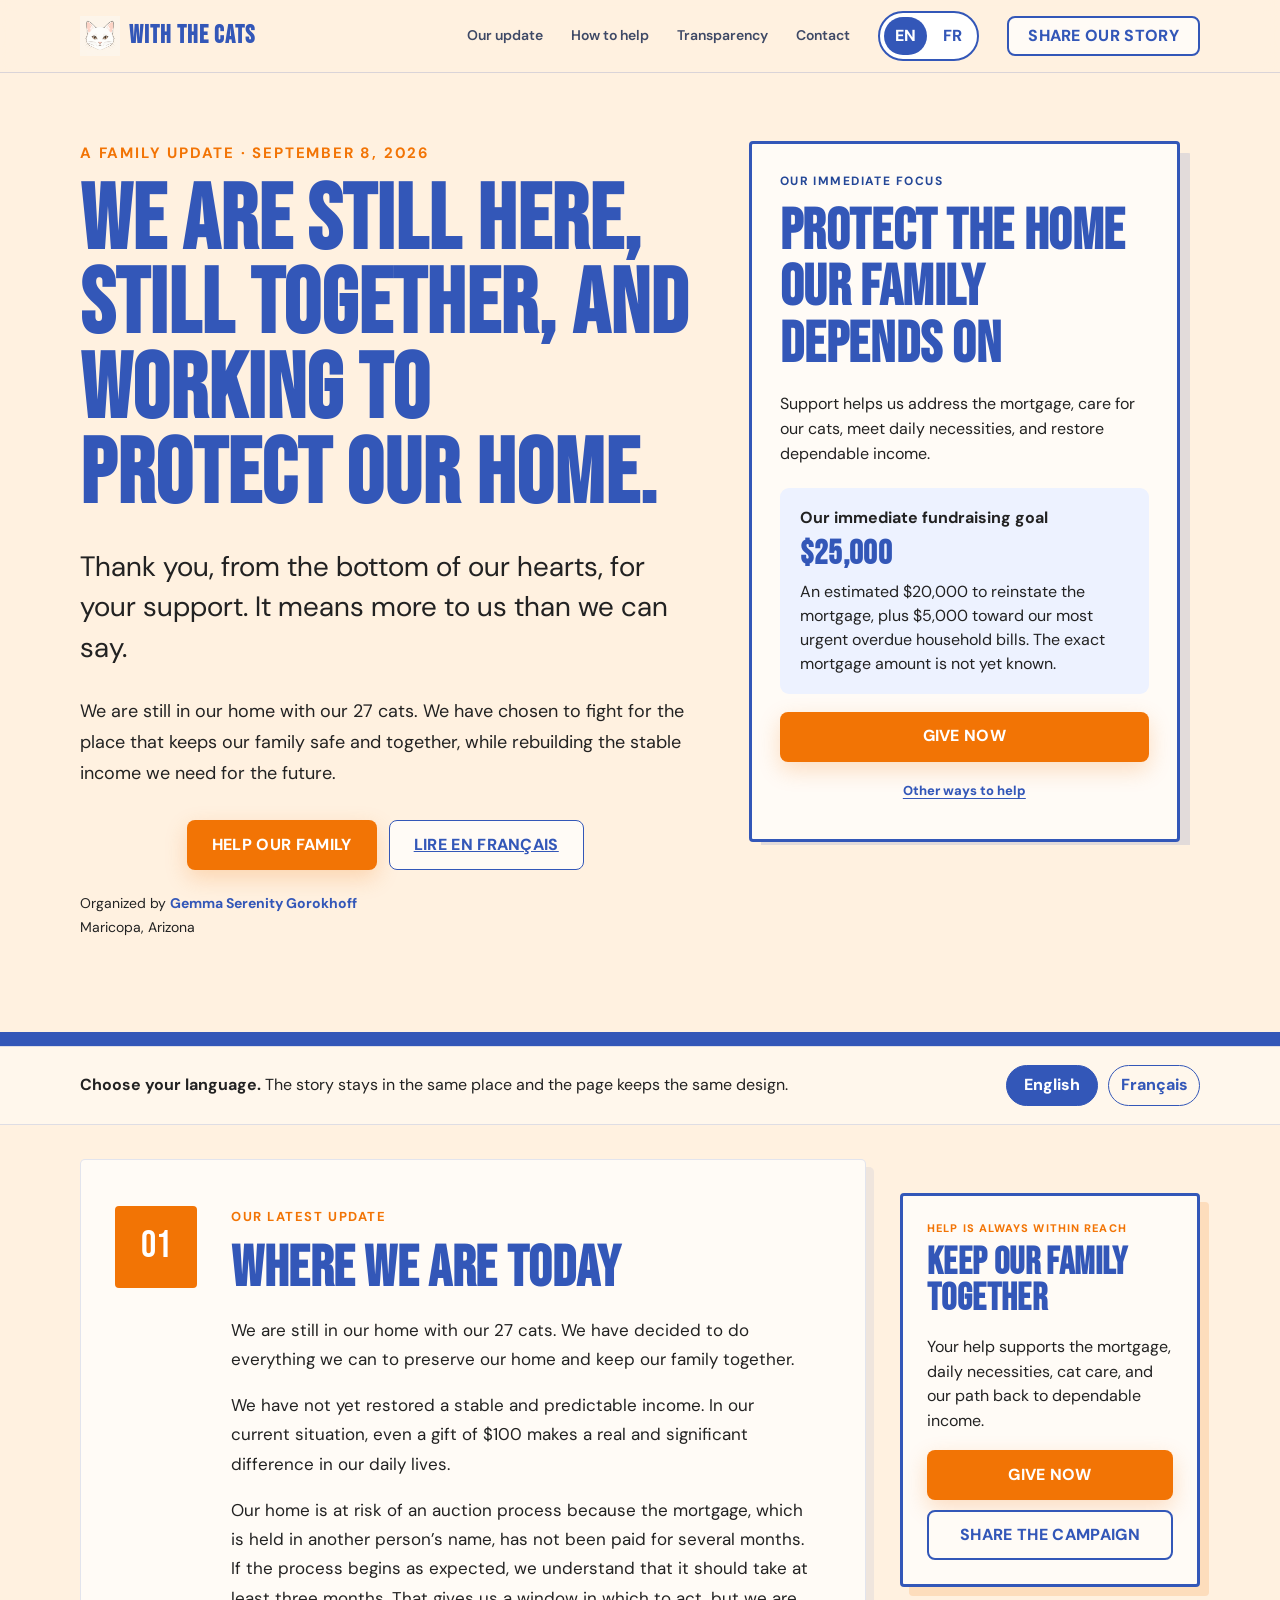
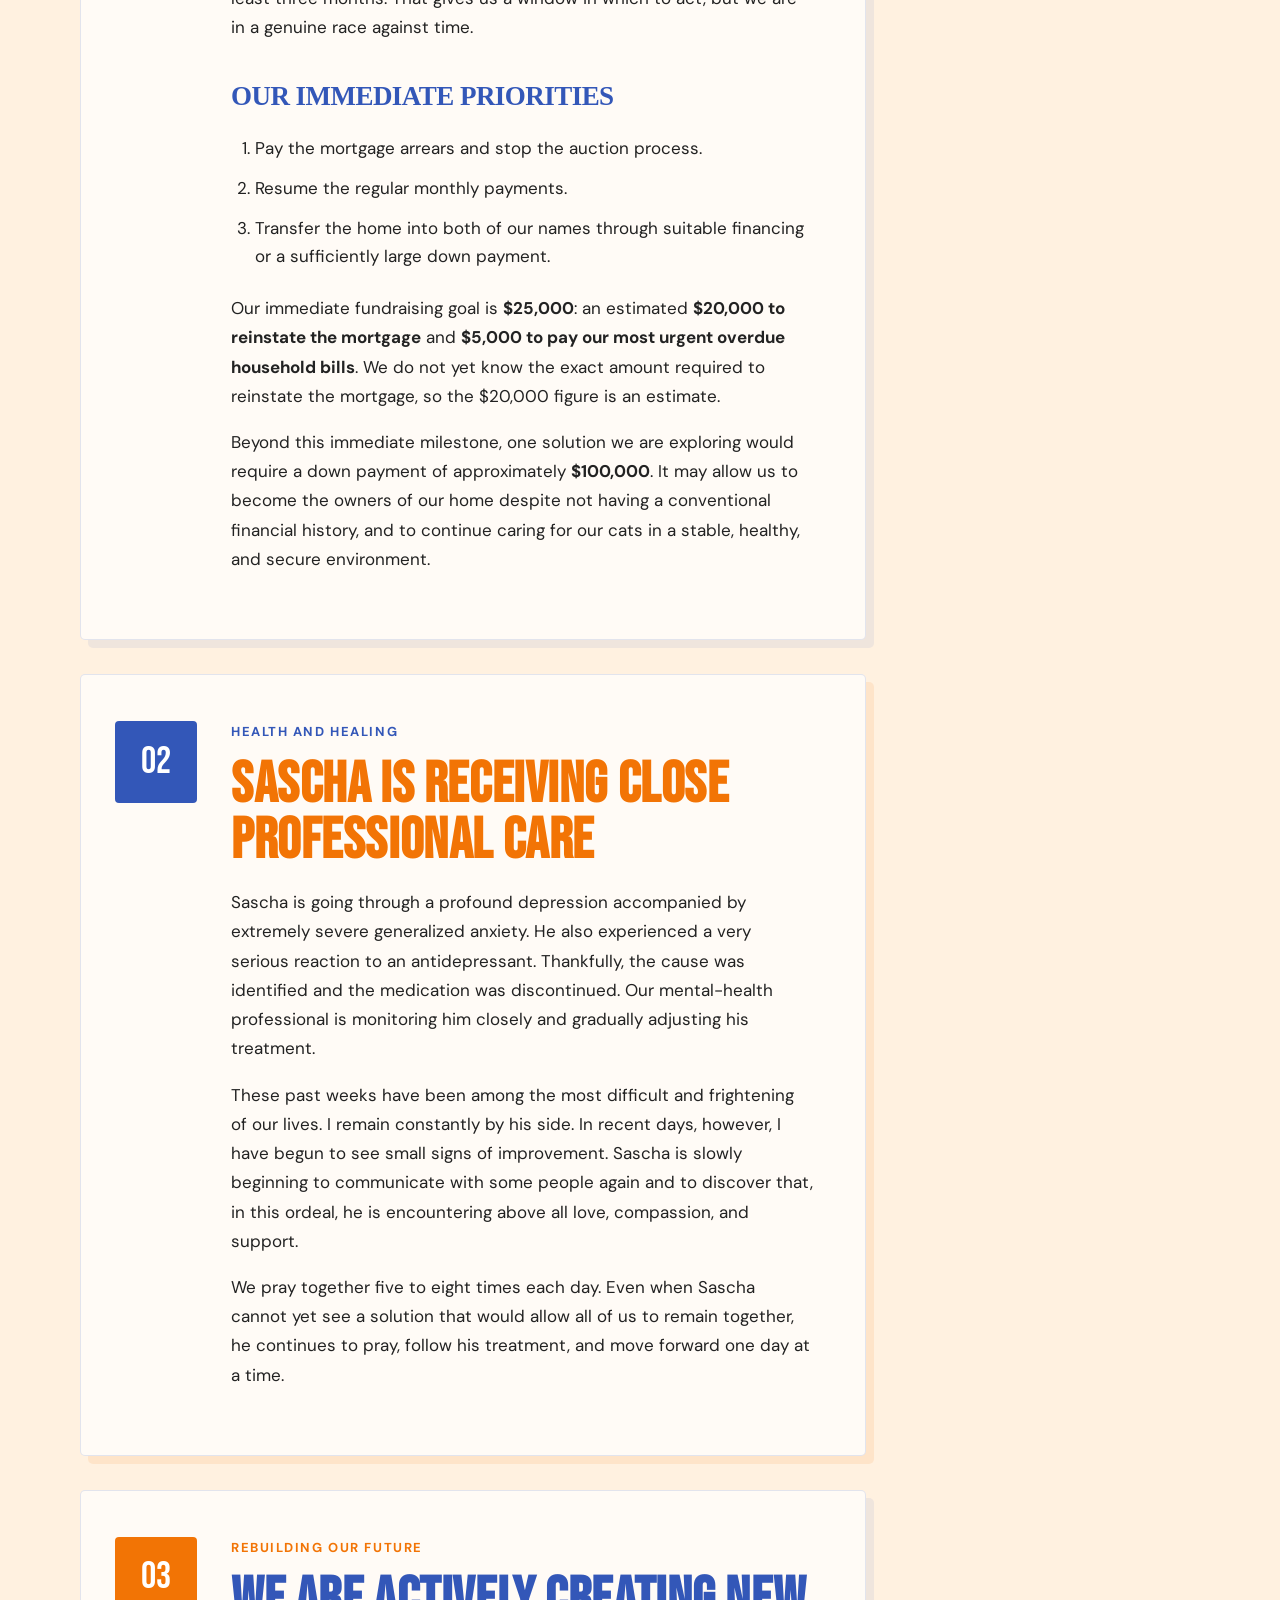
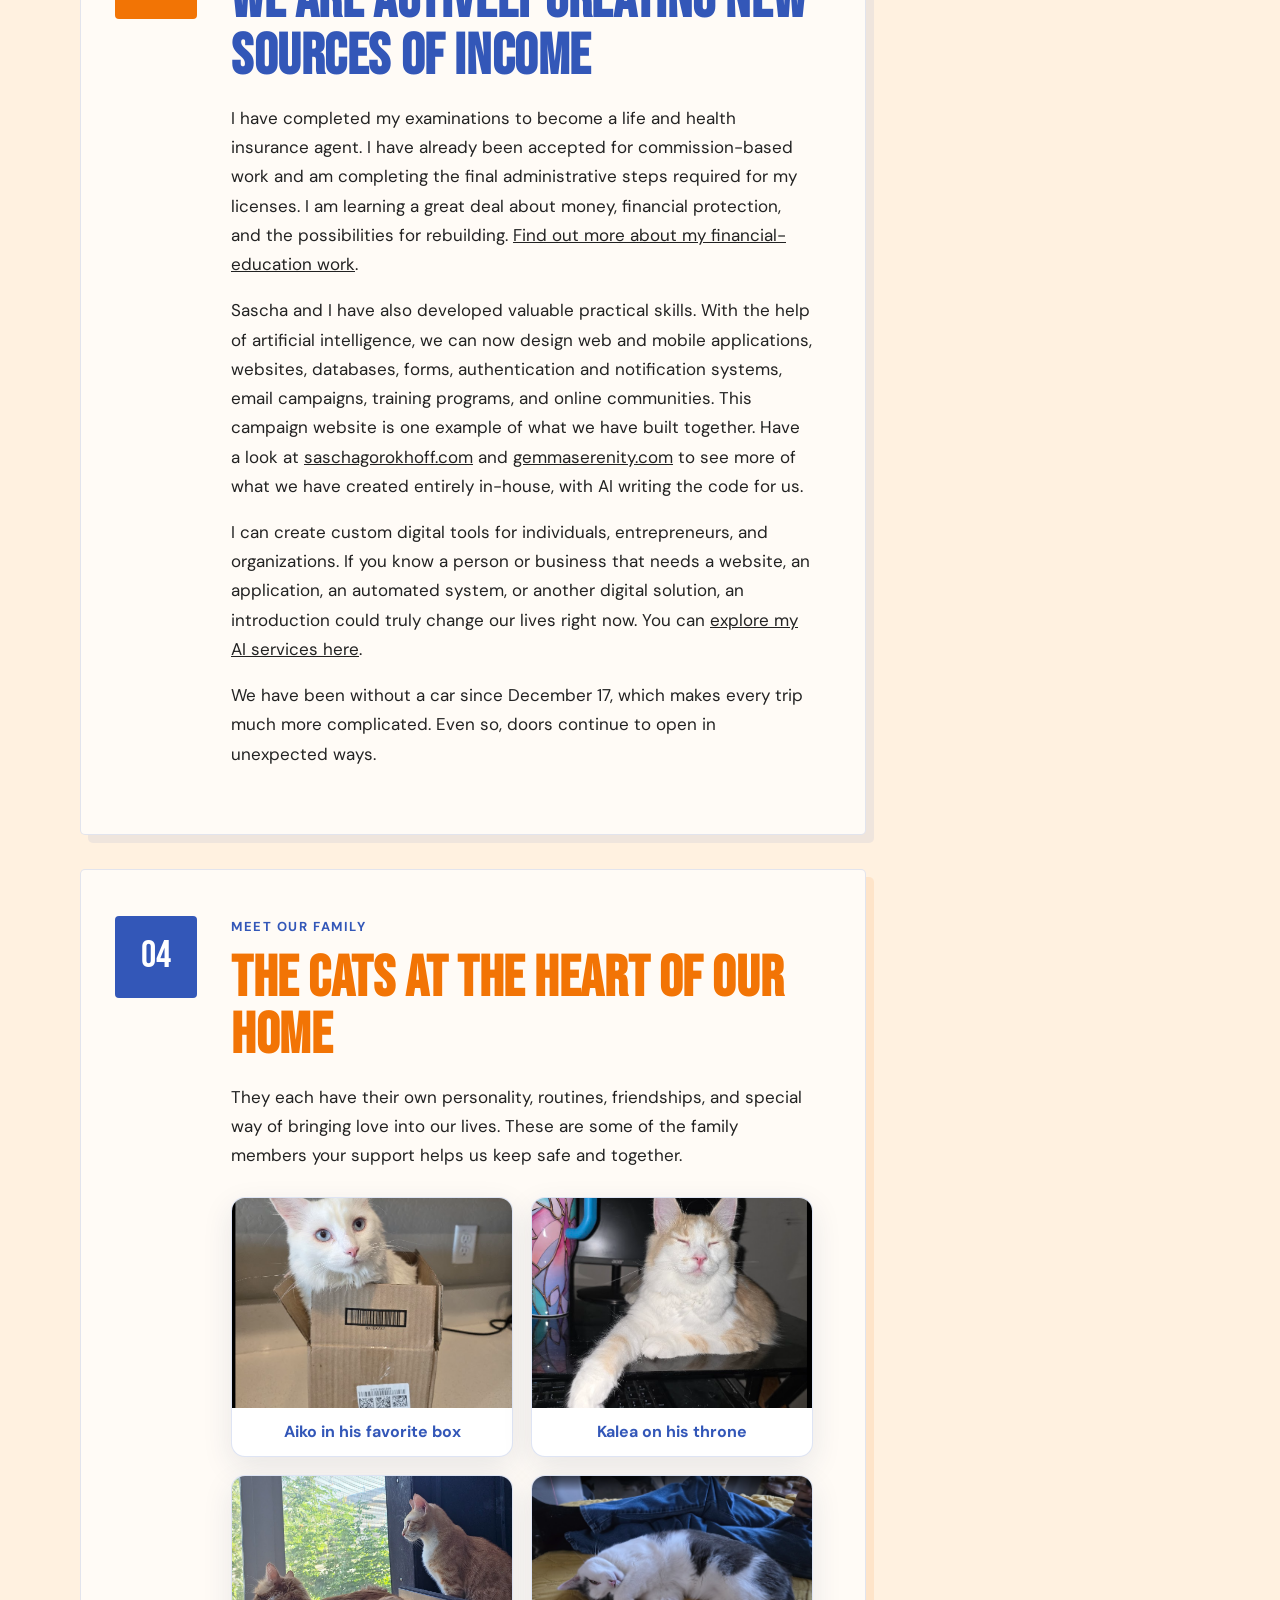
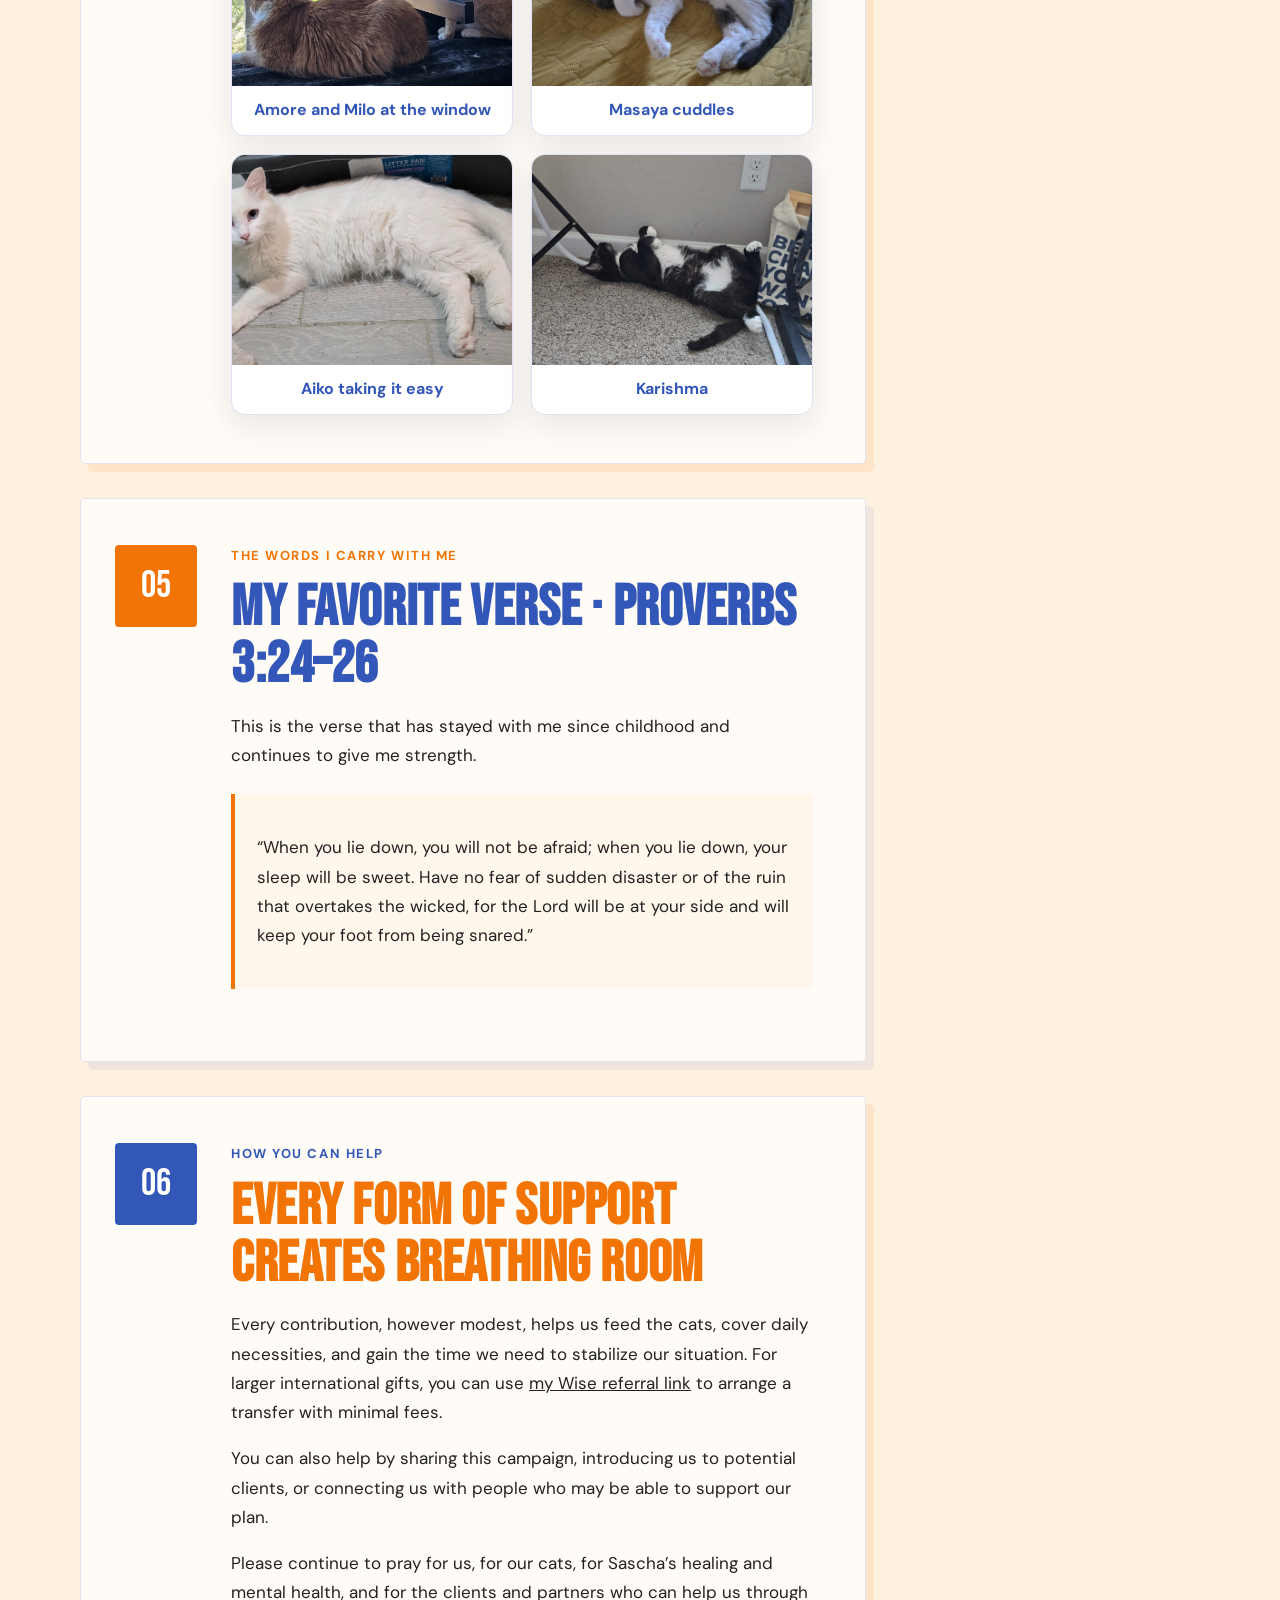
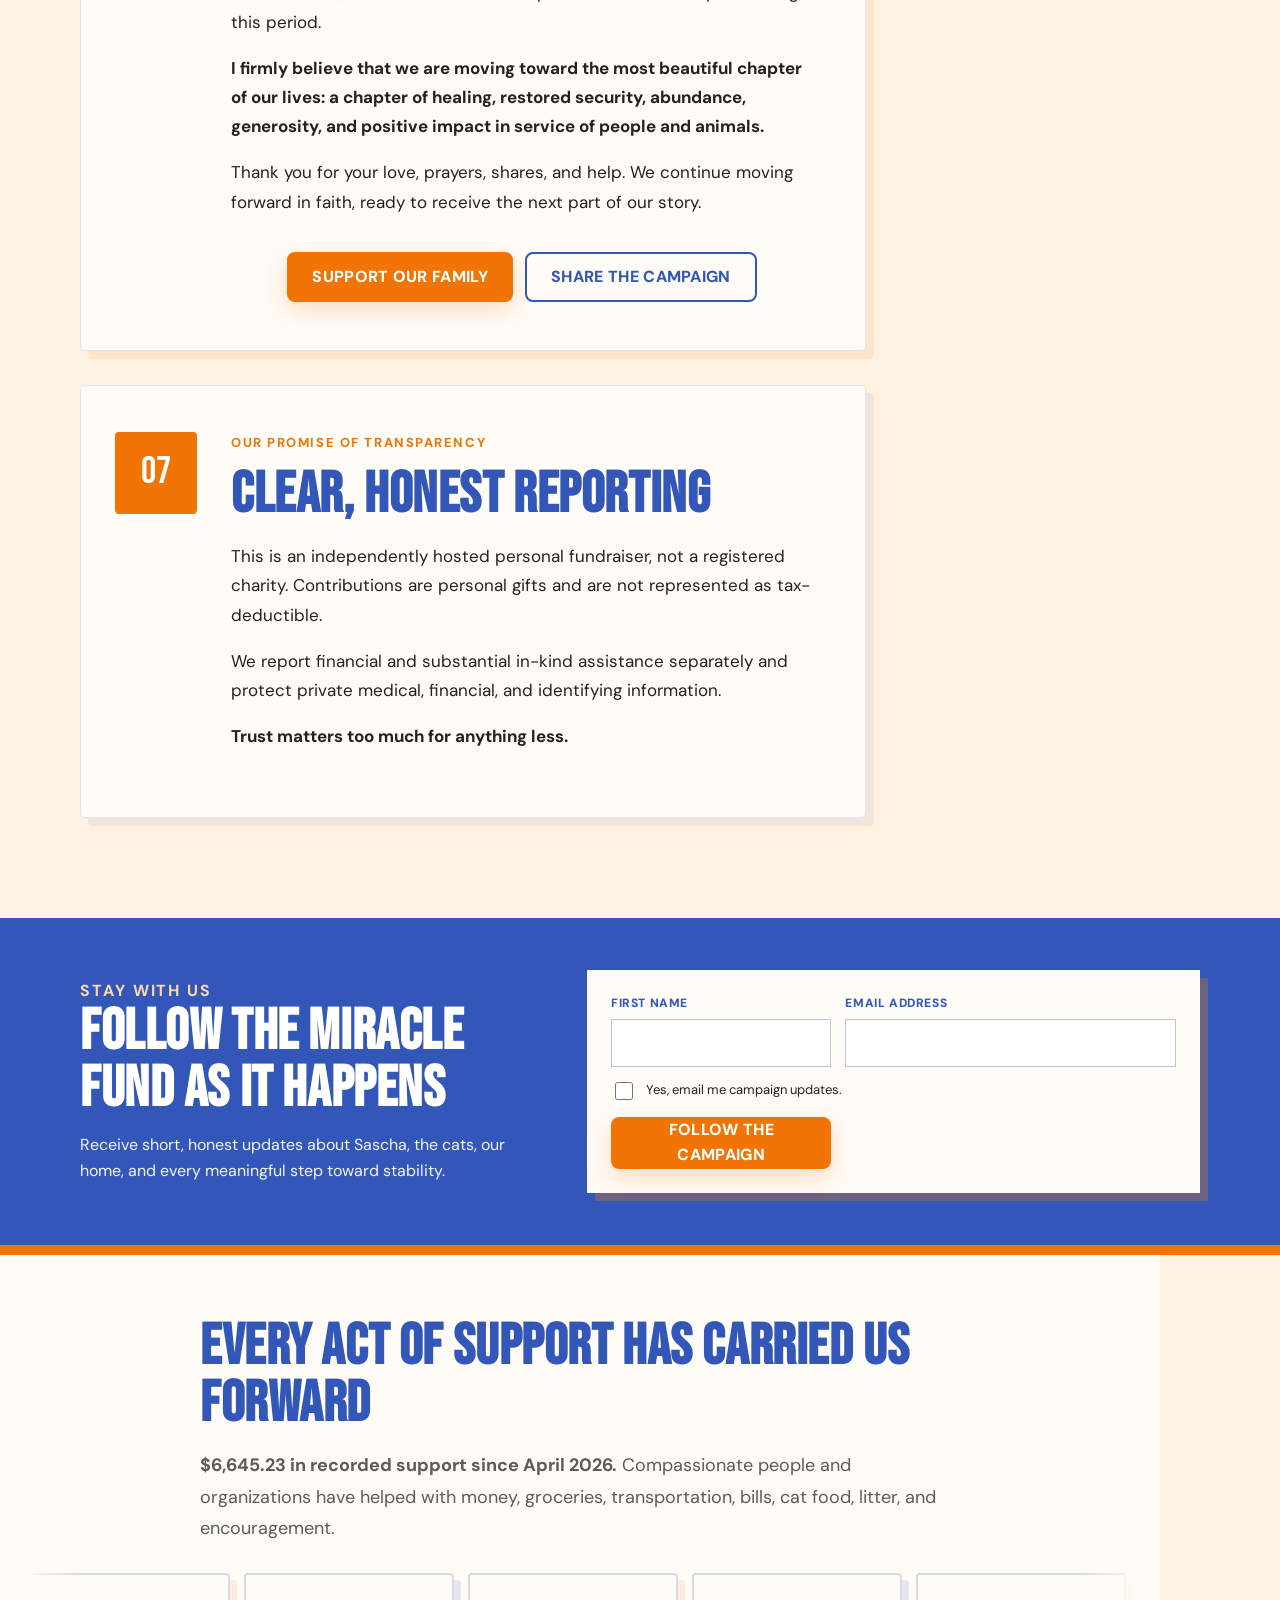
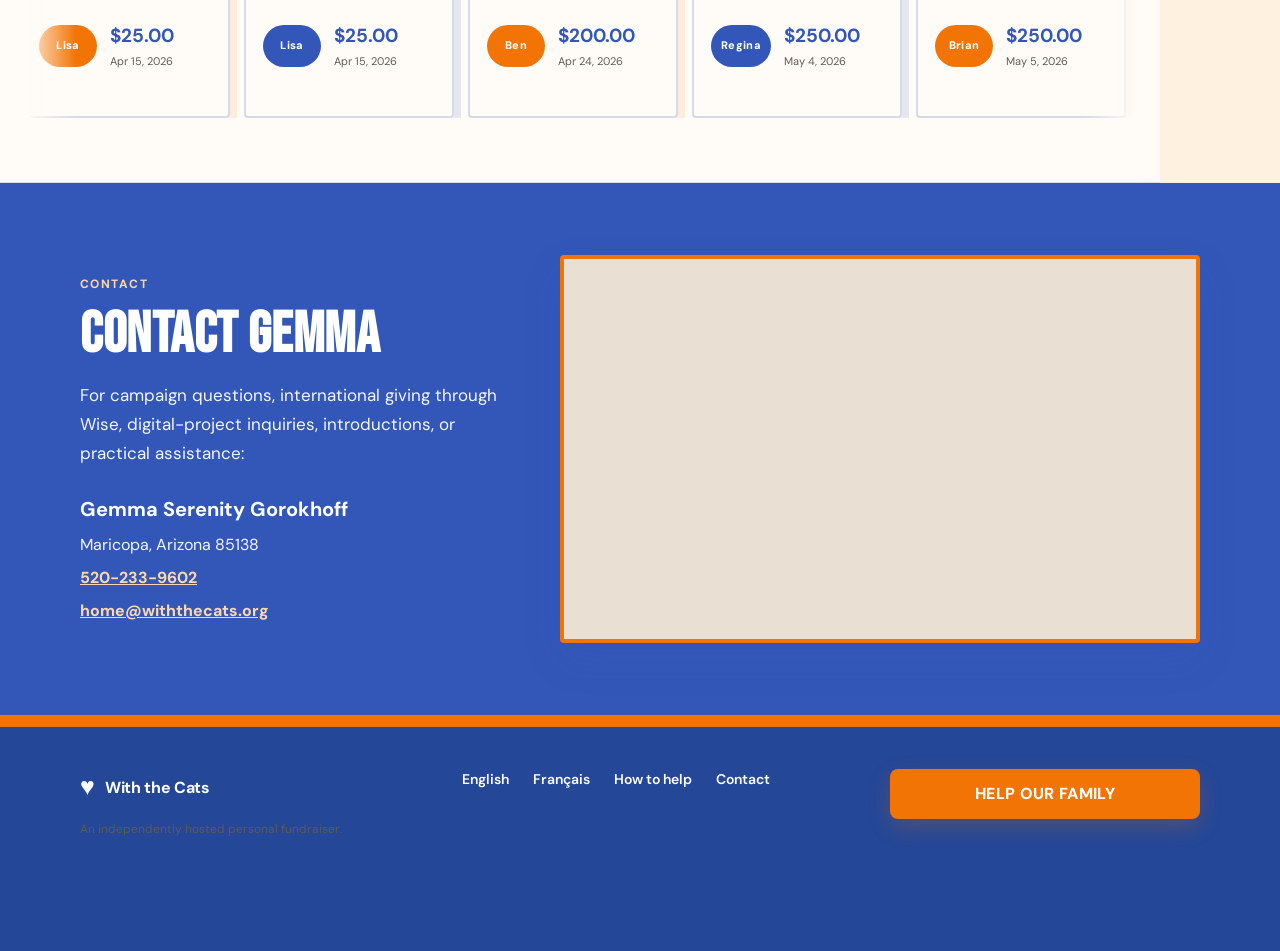
<file: index.html>
<!doctype html>
<html lang="en">
<head>
  <meta charset="utf-8"><meta name="viewport" content="width=device-width, initial-scale=1">
  <meta name="description" content="Help Gemma, Sascha, and their 27 cats protect their home, restore stability, and keep their family together.">
  <meta name="theme-color" content="#3357B8"><meta property="og:title" content="Help Us Protect Our Home and Keep Our Family Together"><meta property="og:description" content="We are still in our home with our 27 cats. Your support gives us time to address the mortgage, rebuild reliable income, and keep our family together."><meta property="og:type" content="website"><meta property="og:url" content="https://miraclefund.withthecats.org/"><meta property="og:image" content="https://miraclefund.withthecats.org/assets/Amore-Sascha-social.jpg"><meta name="twitter:card" content="summary_large_image"><meta name="twitter:title" content="Help Us Protect Our Home and Keep Our Family Together"><meta name="twitter:description" content="We are still in our home with our 27 cats. Please help us preserve it while we rebuild stability."><meta name="twitter:image" content="https://miraclefund.withthecats.org/assets/Amore-Sascha-social.jpg">
  <link rel="canonical" href="https://miraclefund.withthecats.org/"><link rel="icon" href="assets/withthecatsorg-icon.ico" sizes="any"><link rel="apple-touch-icon" href="assets/withthecats-icon192.png">
  <title>Help Us Protect Our Home | With the Cats</title>
  <link rel="preconnect" href="https://fonts.googleapis.com"><link rel="preconnect" href="https://fonts.gstatic.com" crossorigin><link href="https://fonts.googleapis.com/css2?family=Bebas+Neue&amp;family=DM+Sans:ital,wght@0,400;0,500;0,600;0,700;1,400;1,600&amp;display=swap" rel="stylesheet">
  <link rel="stylesheet" href="styles.css?v=20260911-1"><script src="campaign-data.js?v=20260908-1" defer></script><script src="i18n.js?v=20260911-1" defer></script><script src="script.js?v=20260911-1" defer></script>
</head>
<body>
  <a class="skip-link" href="#story">Skip to our update</a>
  <header class="site-header"><div class="shell nav-wrap"><a class="brand" href="#top"><img src="assets/withthecatsorg-logo.png" alt="" width="40" height="40"><span>With the Cats</span></a><nav aria-label="Primary navigation"><a href="#story">Our update</a><a href="#ways">How to help</a><a href="#transparency">Transparency</a><a href="#contact">Contact</a></nav><div class="language-switcher" role="group" aria-label="Language"><button type="button" data-language="en" lang="en">EN</button><button type="button" data-language="fr" lang="fr">FR</button></div><button class="button button-small button-outline js-share" type="button">Share our story</button></div></header>
  <main id="top">
    <section class="hero calm-hero" aria-labelledby="campaign-title"><div class="shell hero-grid"><div class="hero-copy"><p class="eyebrow">A family update · September 8, 2026</p><h1 id="campaign-title">We are still here, still together, and working to protect our home.</h1><p class="hero-lede">Thank you, from the bottom of our hearts, for your support. It means more to us than we can say.</p><p>We are still in our home with our 27 cats. We have chosen to fight for the place that keeps our family safe and together, while rebuilding the stable income we need for the future.</p><div class="hero-video-actions"><button class="button button-primary js-donate" type="button">Help our family</button><a class="button button-inverted" href="#francais" lang="fr">Lire en français</a></div><p class="organizer-byline">Organized by <strong>Gemma Serenity Gorokhoff</strong><br>Maricopa, Arizona</p></div><div class="hero-visual"><figure class="hero-media"><img src="assets/Amore%20and%20Sascha%20in%20Love.jpg" srcset="assets/Amore-Sascha-800.jpg 800w, assets/Amore-Sascha-1200.jpg 1200w" alt="Sascha sharing a loving moment with Amore, an orange cat" width="4000" height="3000"></figure><aside class="donation-card"><p class="section-label">Our immediate focus</p><h2>Protect the home our family depends on</h2><p>Support helps us address the mortgage, care for our cats, meet daily necessities, and restore dependable income.</p><p class="sidebar-milestone"><span>Our immediate fundraising goal</span><strong>$25,000</strong><small>An estimated $20,000 to reinstate the mortgage, plus $5,000 toward our most urgent overdue household bills. The exact mortgage amount is not yet known.</small></p><button class="button button-primary button-wide js-donate" type="button">Give now</button><button class="other-giving-button js-donate" type="button">Other ways to help</button></aside></div></div></section>
    <section class="bilingual-notice"><div class="shell"><p><strong>Choose your language.</strong> The story stays in the same place and the page keeps the same design.</p><div class="language-switcher" role="group" aria-label="Language"><button type="button" data-language="en" lang="en">English</button><button type="button" data-language="fr" lang="fr">Français</button></div></div></section>
    <div class="story-shell shell neutral-story-shell"><article class="story" id="story" lang="en">
      <section><p class="section-label">Our latest update</p><h2>Where we are today</h2><p>We are still in our home with our 27 cats. We have decided to do everything we can to preserve our home and keep our family together.</p><p>We have not yet restored a stable and predictable income. In our current situation, even a gift of $100 makes a real and significant difference in our daily lives.</p><p>Our home is at risk of an auction process because the mortgage, which is held in another person’s name, has not been paid for several months. If the process begins as expected, we understand that it should take at least three months. That gives us a window in which to act, but we are in a genuine race against time.</p><h3>Our immediate priorities</h3><ol><li>Pay the mortgage arrears and stop the auction process.</li><li>Resume the regular monthly payments.</li><li>Transfer the home into both of our names through suitable financing or a sufficiently large down payment.</li></ol><p>Our immediate fundraising goal is <strong>$25,000</strong>: an estimated <strong>$20,000 to reinstate the mortgage</strong> and <strong>$5,000 to pay our most urgent overdue household bills</strong>. We do not yet know the exact amount required to reinstate the mortgage, so the $20,000 figure is an estimate.</p><p>Beyond this immediate milestone, one solution we are exploring would require a down payment of approximately <strong>$100,000</strong>. It may allow us to become the owners of our home despite not having a conventional financial history, and to continue caring for our cats in a stable, healthy, and secure environment.</p></section>
      <section><p class="section-label">Health and healing</p><h2>Sascha is receiving close professional care</h2><p>Sascha is going through a profound depression accompanied by extremely severe generalized anxiety. He also experienced a very serious reaction to an antidepressant. Thankfully, the cause was identified and the medication was discontinued. Our mental-health professional is monitoring him closely and gradually adjusting his treatment.</p><p>These past weeks have been among the most difficult and frightening of our lives. I remain constantly by his side. In recent days, however, I have begun to see small signs of improvement. Sascha is slowly beginning to communicate with some people again and to discover that, in this ordeal, he is encountering above all love, compassion, and support.</p><p>We pray together five to eight times each day. Even when Sascha cannot yet see a solution that would allow all of us to remain together, he continues to pray, follow his treatment, and move forward one day at a time.</p></section>
      <section><p class="section-label">Rebuilding our future</p><h2>We are actively creating new sources of income</h2><p>I have completed my examinations to become a life and health insurance agent. I have already been accepted for commission-based work and am completing the final administrative steps required for my licenses. I am learning a great deal about money, financial protection, and the possibilities for rebuilding. <a href="https://cyl.howmoneyworks.com/gemmaserenity" target="_blank" rel="noopener noreferrer">Find out more about my financial-education work</a>.</p><p>Sascha and I have also developed valuable practical skills. With the help of artificial intelligence, we can now design web and mobile applications, websites, databases, forms, authentication and notification systems, email campaigns, training programs, and online communities. This campaign website is one example of what we have built together. Have a look at <a href="https://saschagorokhoff.com" target="_blank" rel="noopener noreferrer">saschagorokhoff.com</a> and <a href="https://gemmaserenity.com" target="_blank" rel="noopener noreferrer">gemmaserenity.com</a> to see more of what we have created entirely in-house, with AI writing the code for us.</p><p>I can create custom digital tools for individuals, entrepreneurs, and organizations. If you know a person or business that needs a website, an application, an automated system, or another digital solution, an introduction could truly change our lives right now. You can <a href="https://gemmaserenity.com/gemma-ai-services" target="_blank" rel="noopener noreferrer">explore my AI services here</a>.</p><p>We have been without a car since December 17, which makes every trip much more complicated. Even so, doors continue to open in unexpected ways.</p></section>
      <section class="cat-gallery" aria-labelledby="cat-gallery-title"><p class="section-label">Meet our family</p><h2 id="cat-gallery-title">The cats at the heart of our home</h2><p>They each have their own personality, routines, friendships, and special way of bringing love into our lives. These are some of the family members your support helps us keep safe and together.</p><div class="cat-gallery-grid"><figure><img src="assets/Aiko%20in%20his%20box.png" alt="Aiko relaxing inside his favorite box" loading="lazy"><figcaption>Aiko in his favorite box</figcaption></figure><figure><img src="assets/Kalea%20on%20his%20throne.png" alt="Kalea sitting proudly on his throne" loading="lazy"><figcaption>Kalea on his throne</figcaption></figure><figure><img src="assets/Amore%20and%20Milo%20at%20the%20office%20window.png" alt="Amore and Milo together at the office window" loading="lazy"><figcaption>Amore and Milo at the window</figcaption></figure><figure><img src="assets/Masaya%20cuddles.png" alt="Masaya enjoying a cuddle" loading="lazy"><figcaption>Masaya cuddles</figcaption></figure><figure><img src="assets/Aiko%20laying%20on%20the%20floor.png" alt="Aiko stretched out comfortably on the floor" loading="lazy"><figcaption>Aiko taking it easy</figcaption></figure><figure><img src="assets/karishma-cat.jpeg" alt="Karishma, one of Gemma and Sascha's beloved cats" loading="lazy"><figcaption>Karishma</figcaption></figure></div></section>
      <section class="scripture"><p class="section-label">The words I carry with me</p><h2>My favorite verse · Proverbs 3:24–26</h2><p>This is the verse that has stayed with me since childhood and continues to give me strength.</p><blockquote><p>“When you lie down, you will not be afraid; when you lie down, your sleep will be sweet. Have no fear of sudden disaster or of the ruin that overtakes the wicked, for the Lord will be at your side and will keep your foot from being snared.”</p></blockquote></section>
      <section id="ways"><p class="section-label">How you can help</p><h2>Every form of support creates breathing room</h2><p>Every contribution, however modest, helps us feed the cats, cover daily necessities, and gain the time we need to stabilize our situation. For larger international gifts, you can use <a href="https://wise.com/invite/dic/gemmaserenityg1" target="_blank" rel="noopener noreferrer">my Wise referral link</a> to arrange a transfer with minimal fees.</p><p>You can also help by sharing this campaign, introducing us to potential clients, or connecting us with people who may be able to support our plan.</p><p>Please continue to pray for us, for our cats, for Sascha’s healing and mental health, and for the clients and partners who can help us through this period.</p><p><strong>I firmly believe that we are moving toward the most beautiful chapter of our lives: a chapter of healing, restored security, abundance, generosity, and positive impact in service of people and animals.</strong></p><p>Thank you for your love, prayers, shares, and help. We continue moving forward in faith, ready to receive the next part of our story.</p><div class="hero-video-actions"><button class="button button-primary js-donate" type="button">Support our family</button><button class="button button-outline js-share" type="button">Share the campaign</button></div></section>
      <section class="french-update" id="french-translation-source" lang="fr" hidden><p class="section-label">Mise à jour en français</p><h2>Voici où nous en sommes aujourd’hui</h2><p>Merci, du fond du cœur, pour votre soutien. Il a une valeur immense pour nous.</p><aside class="french-funding-card" aria-label="Objectif financier immédiat"><span>Notre objectif immédiat</span><strong>25 000 $</strong><p><b>20 000 $ estimés</b> pour remettre l’hypothèque à jour, plus <b>5 000 $</b> pour nos factures urgentes les plus en retard. Le montant hypothécaire exact n’est pas encore connu.</p><button class="button button-primary js-donate" type="button">Donner maintenant</button></aside><p>Nous sommes toujours dans notre maison, avec nos 27 chats. Nous avons décidé de nous battre pour préserver notre foyer et garder notre famille ensemble. Nous n’avons pas encore retrouvé de revenu stable et prévisible : dans notre situation actuelle, même une aide de 100 dollars a un impact concret et considérable sur notre quotidien.</p><p>Notre maison est malheureusement menacée par une procédure de vente aux enchères, car l’hypothèque n’a plus été payée depuis plusieurs mois par la personne au nom de laquelle elle se trouve. Si la procédure commence comme prévu, elle devrait durer au minimum trois mois. Nous disposons donc encore d’une fenêtre d’action, mais nous sommes engagés dans une véritable course contre le temps.</p><h3>Notre priorité immédiate est de réunir suffisamment d’argent pour :</h3><ol><li>payer les arriérés hypothécaires et interrompre la procédure de vente ;</li><li>reprendre les mensualités régulières ;</li><li>transférer ensuite la maison à nos deux noms, soit grâce à un financement approprié, soit en réunissant un apport suffisamment important.</li></ol><p>Notre objectif immédiat est de réunir <strong>25 000 dollars</strong> : environ <strong>20 000 dollars pour remettre l’hypothèque à jour</strong> et <strong>5 000 dollars pour régler les factures les plus urgentes de la maison, dont certaines sont très en retard</strong>. Nous ne connaissons pas encore le montant exact nécessaire pour remettre l’hypothèque à jour ; les 20 000 dollars constituent donc une estimation.</p><p>Au-delà de cet objectif immédiat, l’une des solutions que nous explorons nécessiterait environ <strong>100 000 dollars d’apport</strong>. Cela pourrait nous permettre de devenir propriétaires de notre maison malgré l’absence d’un historique financier conventionnel, et de continuer à prendre soin de nos chats dans un environnement stable, sain et sécurisé.</p><h3>La santé et la guérison de Sascha</h3><p>Sur le plan personnel, Sascha traverse une dépression profonde accompagnée d’une anxiété généralisée extrêmement sévère. Il a également subi une réaction très grave à un médicament antidépresseur. La cause a heureusement été identifiée et le médicament supprimé. Il est suivi de très près par notre professionnel de santé mentale, qui ajuste progressivement son traitement.</p><p>Ces dernières semaines ont été parmi les plus éprouvantes et les plus terrifiantes de notre vie. Je reste constamment auprès de lui. Depuis quelques jours, je commence néanmoins à voir de petits signes d’amélioration. Sascha recommence doucement à communiquer avec certaines personnes et à découvrir que, dans cette épreuve, il rencontre surtout de l’amour, de la compassion et du soutien.</p><p>Nous prions ensemble cinq à huit fois par jour. Même lorsque Sascha ne parvient pas encore à voir une solution qui nous permettrait de rester tous ensemble, il continue de prier, de suivre son traitement et d’avancer un jour après l’autre.</p><h3>Nous reconstruisons activement notre avenir</h3><p>De mon côté, j’ai terminé mes examens pour devenir agente d’assurance-vie et santé. J’ai déjà été acceptée pour exercer à la commission et je termine actuellement les dernières étapes administratives nécessaires à l’obtention de mes licences. Cette activité peut générer des commissions importantes selon les contrats et les solutions mises en place pour les clients. J’apprends énormément sur l’argent, la protection financière et les possibilités de reconstruction. <a href="https://cyl.howmoneyworks.com/gemmaserenity" target="_blank" rel="noopener noreferrer">Découvrez-en davantage sur mon travail d’éducation financière</a>.</p><p>J’ai également développé une compétence très précieuse : Sascha et moi sommes désormais capables de concevoir, avec l’aide de l’intelligence artificielle, des applications web et mobiles, des sites internet, des bases de données, des formulaires, des systèmes d’authentification et de notification, des campagnes d’e-mails, des formations et des communautés en ligne. Ce site de campagne est un exemple de ce que nous avons construit ensemble. Visitez <a href="https://saschagorokhoff.com" target="_blank" rel="noopener noreferrer">saschagorokhoff.com</a> et <a href="https://gemmaserenity.com" target="_blank" rel="noopener noreferrer">gemmaserenity.com</a> pour découvrir davantage ce que nous avons créé entièrement en interne, avec l’aide de l’IA qui a écrit tout le code pour nous.</p><p>Je peux donc également créer des outils numériques sur mesure pour des particuliers, des entrepreneurs ou des organisations. Si vous connaissez une personne ou une entreprise ayant besoin d’un site, d’une application, d’un système automatisé ou d’une solution numérique particulière, une mise en relation pourrait aujourd’hui véritablement changer notre vie. Vous pouvez <a href="https://gemmaserenity.com/gemma-ai-services" target="_blank" rel="noopener noreferrer">découvrir mes services d’intelligence artificielle ici</a>.</p><p>Malgré tout ce qui nous entoure, je continue de voir des solutions et des miracles. J’ai même créé une application privée dans laquelle je consigne toutes les aides financières, matérielles et logistiques que nous recevons. Nous n’avons plus de voiture depuis le 17 décembre, ce qui rend chaque déplacement beaucoup plus complexe, et pourtant des portes continuent de s’ouvrir de manière souvent inattendue.</p><p><strong>Il s’agit de mon passage préféré, celui qui m’accompagne depuis l’enfance.</strong></p><blockquote><p>« Si tu te couches, tu seras sans crainte,<br>Et quand tu seras couché, ton sommeil sera doux.<br>Ne redoute ni une terreur soudaine,<br>Ni une attaque de la part des méchants ;<br>Car l’Éternel sera ton assurance,<br>Et il préservera ton pied de toute embûche. »</p><cite>— Proverbes 3:24-26</cite></blockquote><h3>Comment nous aider</h3><p>Chaque contribution, même modeste, nous aide à nourrir les chats, assurer les nécessités quotidiennes et gagner le temps indispensable pour stabiliser notre situation. Pour les dons internationaux plus importants, vous pouvez utiliser <a href="https://wise.com/invite/dic/gemmaserenityg1" target="_blank" rel="noopener noreferrer">mon lien de parrainage Wise</a> afin d’organiser un transfert avec des frais minimaux.</p><p>Vous pouvez aussi nous aider en partageant notre campagne, en nous mettant en relation avec des clients potentiels ou avec des personnes susceptibles de soutenir notre projet.</p><p>Continuez, s’il vous plaît, à prier pour nous, pour nos chats, pour la guérison et la santé mentale de Sascha, ainsi que pour l’arrivée de clients et de partenaires qui nous permettront de traverser cette période.</p><p><strong>Je crois fermement que nous nous dirigeons vers le plus beau chapitre de notre vie : un chapitre de guérison, de sécurité retrouvée, d’abondance, de générosité et d’impact positif au service des êtres humains et des animaux.</strong></p><p>Merci pour votre amour, vos prières, vos partages et votre aide. Nous continuons d’avancer avec foi, prêts à recevoir la suite de notre histoire.</p><div class="hero-video-actions"><button class="button button-primary js-donate" type="button">Soutenir notre famille</button><button class="button button-outline js-share" type="button">Partager la campagne</button></div></section>
      <section class="transparency" id="transparency"><p class="section-label">Our promise of transparency</p><h2>Clear, honest reporting</h2><p>This is an independently hosted personal fundraiser, not a registered charity. Contributions are personal gifts and are not represented as tax-deductible.</p><p>We report financial and substantial in-kind assistance separately and protect private medical, financial, and identifying information.</p><p><strong>Trust matters too much for anything less.</strong></p></section>
    </article><aside class="story-donation-rail"><div class="story-donation-card"><p class="story-donation-kicker">Help is always within reach</p><h2>Keep our family together</h2><p>Your help supports the mortgage, daily necessities, cat care, and our path back to dependable income.</p><button class="button button-primary button-wide js-donate" type="button">Give now</button><button class="button button-outline button-wide js-share" type="button">Share the campaign</button></div></aside></div>
    <section class="campaign-follow"><div class="shell campaign-follow-grid"><div><p class="section-label">Stay with us</p><h2>Follow the Miracle Fund as it happens</h2><p>Receive short, honest updates about Sascha, the cats, our home, and every meaningful step toward stability.</p></div><form id="campaign-follow-form" class="campaign-follow-form"><label>First name <input name="first_name" autocomplete="given-name" maxlength="80" required></label><label>Email address <input name="email" type="email" autocomplete="email" maxlength="254" required></label><label class="campaign-follow-consent"><input name="consent" type="checkbox" value="yes" required><span>Yes, email me campaign updates.</span></label><label class="form-honeypot" aria-hidden="true">Website <input name="website" tabindex="-1" autocomplete="off"></label><button class="button button-primary" type="submit">Follow the campaign</button><p id="campaign-follow-status" class="campaign-follow-status" role="status"></p></form></div></section>
    <section class="supporter-carousel shell"><div class="supporter-intro"><h2>Every act of support has carried us forward</h2><p><strong><span data-raised>$6,415.23</span> in recorded support since April 2026.</strong> Compassionate people and organizations have helped with money, groceries, transportation, bills, cat food, litter, and encouragement.</p></div><div class="supporter-window" tabindex="0"><div class="supporter-track" id="supporter-track"></div></div></section>
    <section class="contact-section" id="contact"><div class="shell contact-grid"><div class="contact-details"><p class="section-label">Contact</p><h2>Contact Gemma</h2><p>For campaign questions, international giving through Wise, digital-project inquiries, introductions, or practical assistance:</p><address><strong>Gemma Serenity Gorokhoff</strong><span>Maricopa, Arizona 85138</span><a href="tel:+15202339602">520-233-9602</a><a href="mailto:home@withthecats.org">home@withthecats.org</a></address></div><div class="contact-map"><iframe title="Map of Maricopa" src="https://www.openstreetmap.org/export/embed.html?bbox=-112.40%2C32.98%2C-111.70%2C33.62&amp;layer=mapnik&amp;marker=33.0581%2C-112.0476" loading="lazy"></iframe></div></div></section>
  </main>
  <footer class="site-footer"><div class="shell footer-inner"><div class="footer-brand"><a class="brand" href="#top"><span>♥</span> With the Cats</a><p>An independently hosted personal fundraiser.</p></div><nav class="footer-links"><a href="#story">English</a><a href="#francais">Français</a><a href="#ways">How to help</a><a href="#contact">Contact</a></nav><button class="button button-primary js-donate" type="button">Help our family</button></div></footer>
  <div class="mobile-donate-bar"><button class="button button-primary js-donate" type="button">Give now</button><button class="button button-outline js-share" type="button">Share</button></div>
  <dialog class="donate-dialog" id="donate-dialog"><button class="dialog-close" id="donate-close" type="button" aria-label="Close">×</button><div class="dialog-head"><h2>Every kind of help matters</h2><p>Give money, send something needed, or offer your time, knowledge, transportation, professional assistance, or compassionate support.</p></div><div class="giving-heading"><span>01</span><div><strong>Give money</strong></div></div><div class="amount-picker"><label for="donation-amount">Gift amount</label><div class="amount-input"><span>$</span><input id="donation-amount" inputmode="decimal" type="number" min="1" step="1" placeholder="Other amount"><span>USD</span></div><div class="amount-chips"><button data-set-amount="100">$100</button><button data-set-amount="250">$250</button><button data-set-amount="1000">$1,000</button></div></div><div class="payment-grid" id="payment-options"></div><div class="giving-heading giving-heading-secondary"><span>02</span><div><strong>Help another way</strong></div></div><div class="support-grid" id="support-options"></div><button class="button button-outline practical-support-button js-support" type="button" data-support-type="Other practical support">Offer practical support</button><div class="payment-safety"><strong>Before you send</strong><p>Confirm the recipient name. Never send passwords or verification codes. For Wise or bank instructions, contact Gemma through the email on this page.</p></div><p class="legal-note">This is a personal fundraiser. Contributions are generally not tax-deductible.</p></dialog>
  <dialog class="support-dialog" id="support-dialog"><button class="dialog-close" id="support-close" type="button" aria-label="Close">×</button><div class="dialog-head"><h2>Tell us how you would like to help</h2></div><form class="support-form" id="support-form"><div class="form-honeypot"><input id="support-website" tabindex="-1"></div><div class="form-field"><label for="support-type">Type of support</label><select id="support-type" required><option value="">Select one</option><option>Transportation</option><option>Cat food or litter</option><option>Housing or property opportunity</option><option>Legal or professional guidance</option><option>Business or technical assistance</option><option>Connection or referral</option><option>Prayer, encouragement, or check-in</option><option>Other practical support</option></select></div><div class="form-field"><label for="support-estimate">Estimated value (optional)</label><input id="support-estimate" type="number" min="0"></div><div class="form-field"><label for="support-description">What would you like to offer?</label><textarea id="support-description" required></textarea></div><div class="form-grid"><div class="form-field"><label for="support-name">Your name</label><input id="support-name"></div><div class="form-field"><label for="support-email">Reply email</label><input id="support-email" type="email"></div></div><div class="form-field"><label for="support-recognition">Recognition preference</label><select id="support-recognition"><option>You may recognize me publicly.</option><option>Use my initials only.</option><option>Keep my support private.</option></select></div><button class="button button-primary button-wide" type="submit">Prepare private message</button></form></dialog>
  <div class="toast" role="status" aria-live="polite"></div>
</body></html>
</file>
<file: styles.css>
:root {
  --campaign-ivory: #FFF8EF;
  --campaign-navy: #17243A;
  --campaign-burgundy: #8E2938;
  --campaign-gold: #C6A052;
  --campaign-charcoal: #292522;
  --ink: var(--campaign-charcoal);
  --muted: #66665f;
  --paper: var(--campaign-ivory);
  --white: #fff;
  --line: #deddd5;
  --green: var(--campaign-burgundy);
  --green-dark: #741f2d;
  --green-soft: #f5e8e8;
  --amber: var(--campaign-gold);
  --shadow: 0 16px 48px rgba(32, 39, 34, .11);
  --radius: 16px;
}

* { box-sizing: border-box; }
html { scroll-behavior: smooth; }
body { margin: 0; color: var(--ink); background: var(--paper); font-family: "DM Sans", system-ui, sans-serif; line-height: 1.55; }
button, input, select, textarea { font: inherit; }
button, a { -webkit-tap-highlight-color: transparent; }
a { color: inherit; }
img { display: block; max-width: 100%; }
.shell { width: min(1120px, calc(100% - 40px)); margin-inline: auto; }
.skip-link { position: fixed; z-index: 100; top: 8px; left: 8px; padding: 10px 16px; background: var(--ink); color: white; transform: translateY(-150%); }
.skip-link:focus { transform: translateY(0); }

.site-header { position: sticky; z-index: 20; top: 0; border-bottom: 1px solid rgba(222,221,213,.85); background: rgba(251,250,247,.92); backdrop-filter: blur(14px); }
.nav-wrap { height: 72px; display: flex; align-items: center; justify-content: space-between; gap: 28px; }
.deadline-strip { padding: 10px 0; color: white; background: #983b2f; font-size: 12px; }
.deadline-strip .shell { display: flex; align-items: center; justify-content: center; gap: 14px; text-align: center; }
.deadline-strip strong { text-transform: uppercase; letter-spacing: .06em; }
.deadline-strip span { color: #ffe2dc; }
.brand { display: inline-flex; align-items: center; gap: 9px; text-decoration: none; font-weight: 700; letter-spacing: -.02em; }
.brand img { width: auto; height: 40px; object-fit: contain; }
.site-header nav { display: flex; align-items: center; gap: 28px; margin-left: auto; }
.site-header nav a, .footer-links a { color: var(--muted); text-decoration: none; font-size: 14px; font-weight: 600; }
.site-header nav a:hover, .footer-links a:hover { color: var(--green); }

.button { min-height: 50px; padding: 0 24px; display: inline-flex; align-items: center; justify-content: center; border: 1px solid transparent; border-radius: 999px; cursor: pointer; font-weight: 700; transition: transform .18s, background .18s, box-shadow .18s; }
.button, .document-card strong { text-transform: uppercase; }
.button:hover { transform: translateY(-1px); }
.button:focus-visible, button:focus-visible, a:focus-visible, input:focus-visible, select:focus-visible, textarea:focus-visible { outline: 3px solid var(--campaign-burgundy); outline-offset: 3px; }
.hero .button:focus-visible, .hero a:focus-visible { outline-color: var(--campaign-gold); }
.button-primary { color: white; background: var(--campaign-burgundy); box-shadow: 0 8px 22px rgba(142,41,56,.2); }
.button-primary:hover { background: var(--green-dark); box-shadow: 0 10px 26px rgba(22,131,75,.26); }
.button-outline { color: var(--ink); border-color: var(--line); background: var(--white); }
.button-outline:hover { border-color: #b6b5ae; }
.button-small { min-height: 40px; padding-inline: 19px; }
.button-wide { width: 100%; }

.campaign-heading { padding-block: 60px 30px; }
.eyebrow, .section-label { margin: 0 0 13px; color: var(--green-dark); font-size: 12px; font-weight: 700; text-transform: uppercase; letter-spacing: .12em; }
.live-dot { width: 7px; height: 7px; display: inline-block; margin-right: 7px; border-radius: 50%; background: var(--green); box-shadow: 0 0 0 5px var(--green-soft); }
h1, h2 { font-family: "Newsreader", Georgia, serif; letter-spacing: -.035em; line-height: 1.03; }
h1 { max-width: 850px; margin: 0; font-size: clamp(45px, 6vw, 76px); }
h2 { margin: 0 0 18px; font-size: clamp(32px, 4vw, 46px); }
h3 { line-height: 1.25; }
.organizer-line { display: flex; align-items: center; gap: 12px; margin-top: 25px; color: var(--muted); }
.campaign-deck { max-width: 790px; margin: 22px 0 0; color: #4b4b45; font-size: clamp(17px, 2vw, 21px); line-height: 1.55; }
.organizer-line p { margin: 0; font-size: 14px; }
.avatar { width: 42px; height: 42px; flex: 0 0 auto; display: grid; place-items: center; border: 1px solid #d4d3ca; border-radius: 50%; color: var(--green-dark); background: #f0eee7; font-size: 12px; font-weight: 700; }
.avatar-small { width: 36px; height: 36px; }
.avatar-large { width: 66px; height: 66px; font-size: 17px; }

.campaign-layout { display: grid; grid-template-columns: minmax(0, 1fr) 360px; gap: 64px; align-items: start; padding-bottom: 80px; }
.campaign-main { min-width: 0; }
.hero-media { margin: 0 0 54px; overflow: hidden; border-radius: 22px; background: #ece9df; }
.hero-media img { display: block; aspect-ratio: 4 / 3; width: 100%; height: auto; object-fit: contain; }
.hero-media figcaption { padding: 10px 16px; color: var(--muted); background: #f1efe9; font-size: 12px; }
.donation-card { position: sticky; top: 98px; padding: 28px; border: 1px solid var(--line); border-radius: 20px; background: var(--white); box-shadow: var(--shadow); }
.amount-line { margin-bottom: 14px; }
.amount-line strong { font-size: 23px; }
.amount-line span { color: var(--muted); font-size: 14px; }
.progress { height: 9px; overflow: hidden; border-radius: 99px; background: #e8e8e3; }
.progress-fill { width: 0; height: 100%; display: block; border-radius: inherit; background: linear-gradient(90deg, var(--green), #33a468); transition: width .8s ease; }
.supporter-count { margin: 11px 0 22px; color: var(--muted); font-size: 13px; }
.deadline-chip { width: fit-content; margin-bottom: 14px; padding: 6px 10px; border-radius: 99px; color: #8b3128; background: #fbe9e5; font-size: 11px; font-weight: 800; text-transform: uppercase; letter-spacing: .05em; }
.sidebar-milestone { display: flex; align-items: center; justify-content: space-between; gap: 12px; margin: -8px 0 18px; padding: 10px 12px; border-radius: 9px; background: #f3f1eb; font-size: 11px; }
.sidebar-milestone span { color: var(--muted); }
.sidebar-milestone strong { font-size: 14px; }
.donation-card .button + .button { margin-top: 10px; }
.quick-gifts { display: grid; grid-template-columns: repeat(3, 1fr); gap: 8px; margin-top: 14px; }
.quick-gifts button, .amount-chips button { min-height: 44px; padding: 8px; border: 1px solid var(--line); border-radius: 9px; background: var(--paper); cursor: pointer; font-weight: 600; }
.quick-gifts button:hover, .amount-chips button:hover { border-color: var(--green); color: var(--green-dark); background: var(--green-soft); }
.direct-note { display: flex; gap: 10px; margin-top: 22px; padding-top: 20px; border-top: 1px solid var(--line); color: var(--muted); font-size: 12px; }
.direct-note p { margin: 0; }
.direct-note > span { color: var(--green); }

.mobile-summary, .mobile-actions { display: none; }
.supporter-carousel { margin: 0 0 70px; overflow: hidden; }
.supporter-carousel > p { margin: -6px 0 22px; color: var(--muted); font-size: 13px; }
.supporter-window { overflow: hidden; border-radius: 16px; mask-image: linear-gradient(90deg, transparent, #000 5%, #000 95%, transparent); }
.supporter-window:focus-visible { outline: 3px solid rgba(22,131,75,.28); outline-offset: 3px; }
.supporter-track { width: max-content; display: flex; animation: supporter-scroll 80s linear infinite; }
.supporter-window:hover .supporter-track, .supporter-window:focus .supporter-track, .supporter-window:focus-within .supporter-track { animation-play-state: paused; }
.supporter-set { display: flex; gap: 14px; padding-right: 14px; }
.supporter-card { width: 210px; min-height: 96px; padding: 17px; display: flex; align-items: center; gap: 13px; flex: 0 0 auto; border: 1px solid var(--line); border-radius: 15px; background: var(--white); box-shadow: 0 8px 22px rgba(32,39,34,.06); }
.supporter-initials { width: 42px; height: 42px; display: grid; place-items: center; border-radius: 50%; color: var(--green-dark); background: var(--green-soft); font-size: 11px; font-weight: 800; letter-spacing: .03em; }
.supporter-gift strong, .supporter-gift time { display: block; }
.supporter-gift strong { color: var(--green-dark); font-size: 19px; }
.supporter-gift time { margin-top: 2px; color: var(--muted); font-size: 11px; }
@keyframes supporter-scroll { to { transform: translateX(-50%); } }
.story, .evidence, .medical-role, .funds, .updates, .organizer { max-width: 700px; scroll-margin-top: 100px; }
.story p { font-size: 17px; line-height: 1.75; }
.story-lead { font-size: 21px !important; color: #3e3e39; }
.story h3 { margin: 38px 0 8px; font-family: "Newsreader", Georgia, serif; font-size: 27px; letter-spacing: -.02em; }
.story-callout { display: flex; gap: 14px; margin: 30px 0; padding: 22px 24px; border-left: 4px solid var(--green); border-radius: 0 12px 12px 0; background: var(--green-soft); }
.story-callout span { color: var(--green); }
.story-callout p { margin: 0; font-size: 15px; line-height: 1.55; }
.signature { margin-top: 30px; }
.evidence, .medical-role, .funds, .updates, .organizer { margin-top: 75px; padding-top: 54px; border-top: 1px solid var(--line); }
.evidence-intro, .funds-intro { color: var(--muted); font-size: 15px; }
.evidence-paper { margin-top: 26px; padding: 28px; border: 1px solid #d7d3c9; border-radius: 5px; background: #fffefa; box-shadow: 0 10px 30px rgba(40,39,34,.07); transform: rotate(-.25deg); }
.evidence-meta { padding-bottom: 13px; display: flex; justify-content: space-between; gap: 12px; border-bottom: 1px solid #dcd8ce; color: var(--muted); font-family: ui-monospace, SFMono-Regular, Consolas, monospace; font-size: 10px; text-transform: uppercase; letter-spacing: .08em; }
.evidence blockquote { margin: 23px 0 0; font-family: Georgia, serif; }
.evidence blockquote p { margin: 13px 0; color: #35342f; font-size: 16px; line-height: 1.55; }
.evidence mark { padding: 2px 4px; color: inherit; background: #ffe6a8; }
.evidence-note { color: var(--muted); font-size: 11px; }
.medical-role { padding: 40px; border: 0; border-radius: 20px; background: #21362b; color: white; }
.medical-role .section-label { color: #9dd4b3; }
.medical-role p { color: #d8e0da; }
.story-video { width: 100%; min-width: 0; max-width: 560px; margin: 28px auto 32px; overflow: hidden; border: 1px solid rgba(255, 255, 255, .16); border-radius: 16px; background: #101a2b; box-shadow: 0 18px 45px rgba(0, 0, 0, .24); }
.story-video video { display: block; width: 100%; min-width: 0; max-width: 100%; height: auto; max-height: min(78vh, 760px); background: #080d16; object-fit: contain; }
.story-video figcaption { display: grid; gap: 4px; padding: 14px 17px 16px; color: white; }
.story-video figcaption strong { font-size: 15px; }
.story-video figcaption span { color: #d8e0da; font-size: 13px; line-height: 1.5; }
.hero-video-cta { margin: -10px 0 34px; text-align: center; }
.hero-video-cta p { margin: 0 auto 12px; color: #fff; font-size: 17px; font-weight: 700; line-height: 1.55; }
.hero-video-actions { display: flex; align-items: center; justify-content: center; gap: 12px; }
.hero-video-cta .button { margin-top: 0; }
.button-inverted { color: var(--campaign-burgundy); border-color: #fff; background: #fff; box-shadow: 0 8px 22px rgba(0, 0, 0, .16); }
.button-inverted:hover { color: var(--campaign-burgundy); background: var(--campaign-ivory); }
.medical-role ul { margin: 25px 0; padding: 0; display: grid; gap: 13px; list-style: none; }
.medical-role li { position: relative; padding-left: 24px; color: #e9eeea; font-size: 14px; }
.medical-role li::before { content: "✓"; position: absolute; left: 0; color: #79c89a; font-weight: 700; }
.document-card { margin-top: 28px; padding: 16px; display: flex; align-items: center; gap: 13px; border: 1px solid rgba(255,255,255,.2); border-radius: 13px; background: rgba(255,255,255,.08); color: white; text-decoration: none; transition: background .18s, transform .18s; }
.document-card:hover { background: rgba(255,255,255,.13); transform: translateY(-1px); }
.document-icon { width: 42px; height: 48px; display: grid; place-items: center; flex: 0 0 auto; border-radius: 7px; color: #21362b; background: #f4c267; font-size: 10px; font-weight: 800; }
.document-card strong, .document-card small { display: block; }
.document-card strong { font-size: 14px; }
.document-card small { margin-top: 3px; color: #b7c4bc; font-size: 11px; }
.document-arrow { margin-left: auto; color: #9dd4b3; }
.budget-list { margin: 28px 0 20px; overflow: hidden; border: 1px solid var(--line); border-radius: 16px; background: var(--white); }
.budget-row, .budget-total { padding: 17px 20px; display: flex; align-items: center; justify-content: space-between; gap: 25px; border-bottom: 1px solid var(--line); }
.budget-row span { min-width: 0; }
.budget-row strong, .budget-row small { display: block; }
.budget-row strong { font-size: 14px; }
.budget-row small { margin-top: 3px; color: var(--muted); font-size: 11px; }
.budget-row b { white-space: nowrap; font-size: 16px; }
.budget-row.featured { background: var(--green-soft); }
.budget-total { border: 0; color: white; background: var(--green-dark); }
.budget-total span { font-size: 13px; font-weight: 700; }
.budget-total strong { font-size: 24px; }
.milestone-callout { margin-bottom: 15px; padding: 20px; display: grid; grid-template-columns: 1fr auto; gap: 3px 20px; border: 1px solid #e2b85e; border-radius: 12px; background: #fff7df; }
.milestone-callout span { color: #785c20; font-size: 11px; font-weight: 800; text-transform: uppercase; letter-spacing: .06em; }
.milestone-callout strong { grid-row: span 2; font-size: 27px; }
.milestone-callout p { margin: 2px 0 0; color: var(--muted); font-size: 12px; }
.transparency-note { padding: 15px 18px; border-radius: 10px; color: var(--muted); background: #f0eee8; font-size: 13px; }
.section-heading-row { display: flex; align-items: end; justify-content: space-between; gap: 20px; }
.text-button { margin-bottom: 22px; padding: 0; border: 0; border-bottom: 1px solid currentColor; color: var(--green-dark); background: transparent; cursor: pointer; font-weight: 700; }
.update-card { padding: 25px; border: 1px solid var(--line); border-radius: var(--radius); background: var(--white); }
.update-meta { display: flex; align-items: center; gap: 10px; color: var(--muted); font-size: 12px; }
.update-card h3 { margin: 24px 0 8px; font-size: 20px; }
.update-card p { margin: 0; color: var(--muted); }
.organizer-card { display: flex; align-items: center; gap: 17px; padding: 24px; border: 1px solid var(--line); border-radius: var(--radius); background: var(--white); }
.organizer-card h2 { margin: 0 0 4px; font-family: "DM Sans", sans-serif; font-size: 20px; letter-spacing: -.02em; }
.organizer-card p { margin: 0 0 5px; color: var(--muted); font-size: 13px; }
.organizer-card a { color: var(--green-dark); font-size: 13px; font-weight: 700; }
.trust-list { display: flex; flex-wrap: wrap; gap: 14px 24px; margin-top: 18px; color: var(--muted); font-size: 12px; }

footer { padding: 42px 0 100px; border-top: 1px solid var(--line); background: #f0eee8; }
.footer-inner { display: flex; justify-content: space-between; gap: 30px; }
.footer-inner p { color: var(--muted); font-size: 12px; }
.footer-links { display: flex; gap: 24px; align-items: start; }
.mobile-donate-bar { display: none; }

.donate-dialog, .support-dialog { width: min(760px, calc(100% - 32px)); max-height: min(860px, calc(100vh - 32px)); padding: 0; overflow: auto; border: 0; border-radius: 22px; color: var(--ink); background: var(--paper); box-shadow: 0 28px 90px rgba(0,0,0,.3); }
.support-dialog { width: min(640px, calc(100% - 32px)); }
.donate-dialog::backdrop, .support-dialog::backdrop { background: rgba(27,29,27,.63); backdrop-filter: blur(4px); }
.dialog-close { position: sticky; z-index: 2; float: right; top: 16px; margin: 16px 16px 0 0; width: 44px; height: 44px; border: 1px solid var(--line); border-radius: 50%; background: var(--white); cursor: pointer; font-size: 24px; line-height: 1; }
.dialog-head { padding: 42px 44px 25px; background: var(--green-soft); }
.dialog-head h2 { max-width: 550px; margin-bottom: 8px; font-size: 38px; }
.dialog-head > p:last-child { margin: 0; color: var(--muted); }
.giving-heading { padding: 27px 44px 0; display: flex; align-items: center; gap: 13px; }
.giving-heading > span { width: 31px; height: 31px; display: grid; place-items: center; flex: 0 0 auto; border-radius: 50%; color: var(--green-dark); background: var(--green-soft); font-size: 10px; font-weight: 800; }
.giving-heading strong, .giving-heading small { display: block; }
.giving-heading strong { font-size: 15px; }
.giving-heading small { margin-top: 2px; color: var(--muted); font-size: 11px; }
.giving-heading-secondary { padding-top: 25px; border-top: 1px solid var(--line); }
.amount-picker { padding: 28px 44px 20px; }
.amount-picker label { display: block; margin-bottom: 8px; font-size: 13px; font-weight: 700; }
.amount-input { display: flex; align-items: center; gap: 10px; padding: 0 14px; border: 1px solid #aaa99f; border-radius: 11px; background: var(--white); }
.amount-input:focus-within { border-color: var(--green); box-shadow: 0 0 0 3px rgba(22,131,75,.12); }
.amount-input input { min-width: 0; flex: 1; height: 54px; border: 0; outline: 0; font-size: 23px; font-weight: 700; }
.amount-input span:last-child { color: var(--muted); font-size: 12px; font-weight: 700; }
.amount-chips { display: flex; gap: 8px; margin-top: 10px; }
.amount-chips button { flex: 1; }
.payment-grid, .support-grid { display: grid; grid-template-columns: repeat(2, 1fr); gap: 10px; padding: 0 44px 28px; }
.support-grid { padding-top: 20px; }
.payment-option { position: relative; min-height: 82px; padding: 15px; display: flex; align-items: center; gap: 13px; text-align: left; border: 1px solid var(--line); border-radius: 13px; color: inherit; background: var(--white); cursor: pointer; text-decoration: none; }
.payment-option:hover { border-color: var(--green); box-shadow: 0 6px 18px rgba(32,39,34,.07); }
.payment-icon { width: 42px; height: 42px; display: grid; place-items: center; flex: 0 0 auto; border-radius: 10px; color: var(--green-dark); background: var(--green-soft); font-weight: 800; }
.payment-option strong { display: block; font-size: 14px; }
.payment-option small { display: block; margin-top: 2px; color: var(--muted); font-size: 11px; }
.payment-option .arrow { margin-left: auto; color: #9b9a91; }
.support-option { width: 100%; }
.support-option .payment-icon { color: #785c20; background: #fff3d5; }
.payment-safety { margin: 0 44px 18px; padding: 17px; border-radius: 11px; background: #f1efe9; font-size: 12px; }
.payment-safety p { margin: 4px 0 0; color: var(--muted); }
.legal-note { margin: 0; padding: 0 44px 36px; color: var(--muted); font-size: 11px; }
.support-form { padding: 28px 44px 38px; }
.form-honeypot { position: absolute; width: 1px; height: 1px; overflow: hidden; clip-path: inset(50%); white-space: nowrap; }
.form-field { margin-bottom: 18px; }
.form-field label { display: block; margin-bottom: 7px; font-size: 12px; font-weight: 700; }
.form-field label span { color: var(--muted); font-weight: 400; }
.form-field > input, .form-field select, .form-field textarea { width: 100%; border: 1px solid #aaa99f; border-radius: 10px; color: var(--ink); background: var(--white); }
.form-field > input, .form-field select { height: 48px; padding: 0 12px; }
.form-field textarea { min-height: 120px; padding: 12px; resize: vertical; }
.form-field > input:focus, .form-field select:focus, .form-field textarea:focus { border-color: var(--green); outline: 3px solid rgba(22,131,75,.12); outline-offset: 0; }
.form-field > small { display: block; margin-top: 6px; color: var(--muted); font-size: 10px; }
.amount-input.compact input { height: 48px; font-size: 18px; }
.form-grid { display: grid; grid-template-columns: 1fr 1fr; gap: 12px; }
.form-note { margin: 12px 0 0; color: var(--muted); text-align: center; font-size: 10px; }
.toast { position: fixed; z-index: 80; left: 50%; bottom: 25px; padding: 12px 18px; border-radius: 99px; color: white; background: var(--ink); opacity: 0; transform: translate(-50%, 20px); pointer-events: none; transition: .25s; font-size: 13px; }
.toast.show { opacity: 1; transform: translate(-50%, 0); }

/* Final Miracle Fund narrative layout */
.calm-hero .hero-lede { font-size: clamp(20px, 2.2vw, 28px); line-height: 1.45; }
.bilingual-notice { background: #fff7ec; border-block: 1px solid rgba(51, 87, 184, .16); }
.bilingual-notice .shell { display: flex; align-items: center; justify-content: space-between; gap: 20px; padding-block: 18px; }
.bilingual-notice p { margin: 0; }
.bilingual-notice .shell > div { display: flex; gap: 10px; flex-wrap: wrap; }
.bilingual-notice a { display: inline-block; padding: 9px 14px; border: 1px solid var(--campaign-blue); border-radius: 999px; color: var(--campaign-blue); font-weight: 700; text-decoration: none; }
.neutral-story-shell { padding-top: 56px; }
.neutral-story-shell .story > section { scroll-margin-top: 100px; }
.neutral-story-shell .story ol { margin: 20px 0 24px; padding-left: 24px; }
.neutral-story-shell .story li { margin: 0 0 12px; line-height: 1.65; }
.french-update { border-top: 5px solid var(--campaign-blue); }
.french-update blockquote, .scripture blockquote { margin: 24px 0; padding: 22px; background: #fff7ec; border-left: 4px solid var(--campaign-orange); }
.cat-gallery-grid { display: grid; grid-template-columns: repeat(2, minmax(0, 1fr)); gap: 18px; margin-top: 26px; }
.cat-gallery-grid figure { overflow: hidden; margin: 0; border: 1px solid rgba(51, 87, 184, .16); border-radius: 14px; background: #fff; box-shadow: 0 10px 30px rgba(31, 47, 84, .1); }
.cat-gallery-grid img { display: block; width: 100%; aspect-ratio: 4 / 3; object-fit: cover; }
.cat-gallery-grid figcaption { padding: 12px 14px; color: var(--campaign-blue); font-weight: 700; text-align: center; }
@media (max-width: 560px) { .cat-gallery-grid { grid-template-columns: 1fr; } }
@media (max-width: 700px) { .bilingual-notice .shell { align-items: flex-start; flex-direction: column; } }
.hero { padding: 64px 0 72px; color: var(--campaign-ivory); background: var(--campaign-navy); }
.hero-grid { display: grid; grid-template-columns: minmax(0, 1.15fr) minmax(340px, .85fr); gap: 64px; align-items: start; }
.hero-copy { min-width: 0; }
.hero-copy h1 { max-width: 820px; color: #fff; font-size: clamp(46px, 5.5vw, 76px); }
.hero-copy > p { max-width: 72ch; color: #ece7df; font-size: 17px; line-height: 1.7; }
.hero-copy .eyebrow { color: #e0c98f; }
.hero-copy .button { margin-top: 14px; }
.organizer-byline { margin-top: 22px; font-size: 14px !important; }
.hero-visual {
  position: sticky;
  top: 112px;
  min-width: 0;
  height: calc(100vh - 196px);
  height: calc(100dvh - 196px);
  display: flex;
  flex-direction: column;
  gap: 18px;
  overflow-y: scroll;
  overscroll-behavior-y: contain;
  touch-action: pan-y;
  -webkit-overflow-scrolling: touch;
  scrollbar-color: var(--campaign-orange) rgba(255,255,255,.14);
  scrollbar-gutter: stable;
  scrollbar-width: thin;
  padding: 0 10px 10px 0;
}
.hero-visual::-webkit-scrollbar { width: 9px; }
.hero-visual::-webkit-scrollbar-track { background: rgba(255,255,255,.14); }
.hero-visual::-webkit-scrollbar-thumb { border-radius: 99px; background: var(--campaign-orange); }
.hero-visual:focus-visible { outline: 3px solid var(--campaign-orange); outline-offset: 4px; }
.hero-visual > * { flex: 0 0 auto; }
.hero-visual .donation-card { order: 1; }
.hero-visual .hero-media { order: 2; margin-bottom: 0; }
.hero-visual .hero-media img { height: auto; aspect-ratio: auto; object-fit: contain; object-position: center; }
.hero-media { margin-bottom: 22px; background: #101a2b; }
.hero-media img { aspect-ratio: 1 / 1; object-fit: cover; object-position: 44% 50%; }
.hero-media figcaption { color: #d9d3ca; background: #101a2b; }
.hero .donation-card { position: static; color: var(--campaign-charcoal); }
.hero .direct-note { display: block; }
.story-shell { padding-block: 34px 100px; }
.story { max-width: 760px; margin-inline: auto; }
.story > section { margin-top: 84px; padding-top: 54px; border-top: 1px solid #ddcfbd; scroll-margin-top: 92px; }
.story > section:first-child { margin-top: 0; }
.story p, .story li { font-size: 18px; line-height: 1.75; }
.story h2 { color: var(--campaign-navy); }
.story h3 { color: var(--campaign-navy); }
.story ul { padding-left: 24px; }
.story li + li { margin-top: 8px; }
.story .button { margin-top: 18px; white-space: normal; text-align: center; }
.supporter-carousel { padding-block: 64px; margin-bottom: 0; }
.supporter-intro { width: 100%; max-width: 760px; margin-inline: auto; }
.supporter-intro > p { color: var(--muted); font-size: 18px; line-height: 1.75; }
.supporter-intro h2 { color: var(--campaign-navy); }
.supporter-window { margin-top: 28px; }
.medical-role { max-width: none; margin-inline: -46px; padding: 54px 46px; background: var(--campaign-navy); }
.medical-role h2, .medical-role h3 { color: white; }
.medical-role .section-label { color: #e0c98f; }
.medical-role p { color: #f1ece5; }
.medical-role .button { display: flex; width: fit-content; }
.document-card { margin-bottom: 20px; }
.document-card-light { color: var(--campaign-navy); border-color: #d8c8b2; background: white; }
.document-card-light small { color: var(--muted); }
.media, .transparency { margin-inline: -46px; padding-inline: 46px; padding-bottom: 54px; background: #f3eadf; }
.help-step { margin-top: 34px; padding-top: 28px; border-top: 1px solid #ddcfbd; }
.share-grid { display: grid; grid-template-columns: repeat(2, minmax(0, 1fr)); gap: 10px; margin: 22px 0 30px; }
.share-grid button, .share-grid a { min-height: 48px; padding: 10px 14px; display: grid; place-items: center; border: 1px solid #cbbba6; border-radius: 9px; color: var(--campaign-navy); background: white; cursor: pointer; text-align: center; text-decoration: none; font-weight: 700; }
.closing-donation { margin-inline: -46px; padding: 48px 46px; color: white; background: var(--campaign-navy); }
.closing-donation h2 { color: white; }
.closing-donation .amount-line span, .closing-donation p { color: #e8e2da; }
.final-message { margin-inline: -46px; padding: 64px 46px; border-bottom: 4px solid var(--campaign-gold); }
.site-footer { margin-top: 0; color: white; background: var(--campaign-navy); }
.site-footer .footer-inner { align-items: flex-start; flex-wrap: wrap; }
.site-footer .brand, .site-footer .footer-links a { color: white; }
.site-footer .footer-links { flex-wrap: wrap; }
.contact-section { padding: 72px 0; scroll-margin-top: 92px; background: #f3eadf; }
.contact-grid { display: grid; grid-template-columns: minmax(280px, .8fr) minmax(0, 1.2fr); gap: 54px; align-items: center; }
.contact-details h2 { color: var(--campaign-navy); }
.contact-details > p:not(.section-label) { max-width: 48ch; color: var(--muted); font-size: 17px; line-height: 1.7; }
.contact-details address { display: grid; gap: 8px; margin-top: 26px; font-style: normal; }
.contact-details address strong { color: var(--campaign-navy); font-size: 20px; }
.contact-details address span { color: var(--muted); }
.contact-details address a { width: fit-content; color: var(--campaign-burgundy); font-weight: 700; }
.contact-map { min-width: 0; overflow: hidden; border: 1px solid #d8c8b2; border-radius: 18px; background: #e9dfd2; box-shadow: var(--shadow); }
.contact-map iframe { display: block; width: 100%; height: 380px; border: 0; }
.contact-map-link { display: block; padding: 13px 18px; color: var(--campaign-burgundy); background: white; text-align: center; font-size: 13px; font-weight: 700; }
.footer-social { display: grid; gap: 9px; }
.footer-social h2 { margin: 0 0 3px; color: white; font-family: "DM Sans", sans-serif; font-size: 14px; letter-spacing: 0; }
.footer-social div { display: grid; grid-template-columns: 72px auto auto; gap: 10px; font-size: 12px; }
.footer-social span { color: #c9c2b9; }
.footer-social a { color: white; font-weight: 700; }
.site-footer .button { flex: 0 1 310px; white-space: normal; text-align: center; }
.practical-support-button { margin: 0 44px 28px; }
.button:disabled { cursor: wait; opacity: .7; }
.mobile-donate-bar { grid-template-columns: 1fr 1fr; gap: 10px; }

@media (max-width: 900px) {
  .hero-grid { grid-template-columns: minmax(0, 1fr); }
  .hero-visual { position: static; height: auto; overflow: visible; scrollbar-gutter: auto; padding: 0; }
  .hero .donation-card { display: block; }
  .story { max-width: 720px; }
  .contact-grid { grid-template-columns: 1fr; }
}

@media (max-width: 620px) {
  .shell { width: calc(100% - 28px); max-width: 1120px; }
  .hero { padding-block: 42px 54px; }
  .hero-grid { gap: 36px; }
  .hero-copy h1 { overflow-wrap: anywhere; font-size: clamp(39px, 12vw, 52px); }
  .hero-copy > p { font-size: 17px; }
  .hero-video-actions { align-items: stretch; flex-direction: column; }
  .hero-video-actions .button { width: 100%; }
  .hero-media { margin-inline: 0; border-radius: 14px; }
  .hero-media figcaption { display: block; }
  .story-shell { padding-bottom: 70px; }
  .story > section { margin-top: 62px; padding-top: 40px; }
  .story p, .story li { font-size: 17px; }
  .medical-role, .media, .transparency, .closing-donation, .final-message { margin-inline: -14px; padding-inline: 22px; border-radius: 0; }
  .budget-row { flex-direction: column; gap: 8px; }
  .share-grid { grid-template-columns: 1fr; }
  .site-footer .footer-inner { align-items: flex-start; }
  .site-footer .button { width: 100%; }
  .mobile-donate-bar { position: fixed; z-index: 18; right: 0; bottom: 0; left: 0; display: grid; padding: 10px 16px max(10px, env(safe-area-inset-bottom)); border-top: 3px solid var(--campaign-blue); background: rgba(255, 241, 224, .97); backdrop-filter: blur(12px); }
  .mobile-donate-bar .button { min-width: 0; padding-inline: 12px; }
  .practical-support-button { margin-inline: 22px; }
}

@media (max-width: 420px) {
  .site-header .button { display: none; }
  .deadline-strip .shell { overflow-wrap: anywhere; }
}

@media (max-width: 900px) {
  .site-header nav { display: none; }
  .campaign-layout { grid-template-columns: minmax(0, 1fr); gap: 0; }
  .donation-card { display: none; }
  .mobile-summary { display: block; margin: -23px 16px 20px; position: relative; padding: 20px; border: 1px solid var(--line); border-radius: 15px; background: var(--white); box-shadow: 0 9px 28px rgba(32,39,34,.1); }
  .mobile-summary p { margin: 9px 0 0; color: var(--muted); font-size: 12px; }
  .mobile-actions { display: grid; grid-template-columns: 1.3fr 1fr; gap: 10px; margin-bottom: 55px; }
  .hero-media { margin-bottom: 0; }
  .story, .evidence, .medical-role, .funds, .updates, .organizer { max-width: none; }
}

@media (max-width: 620px) {
  .shell { width: min(100% - 28px, 1120px); }
  .nav-wrap { height: 62px; }
  .deadline-strip { padding: 8px 0; }
  .deadline-strip .shell { flex-direction: column; gap: 1px; }
  .campaign-heading { padding-block: 38px 20px; }
  h1 { font-size: 44px; }
  .campaign-deck { font-size: 17px; }
  .hero-media { margin-inline: -14px; border-radius: 0; }
  .hero-media figcaption { display: none; }
  .mobile-actions { margin-bottom: 50px; }
  .medical-role { margin-inline: -2px; padding: 28px 22px; }
  .evidence-paper { padding: 20px; }
  .evidence-meta { flex-direction: column; gap: 3px; }
  .budget-row, .budget-total { padding: 15px; }
  .budget-row { align-items: start; }
  .milestone-callout { grid-template-columns: 1fr; }
  .milestone-callout strong { grid-row: auto; }
  .section-heading-row { align-items: start; }
  .text-button { display: none; }
  .footer-inner, .footer-links { flex-direction: column; }
  .footer-links { gap: 12px; }
  footer { padding-bottom: 100px; }
  .mobile-donate-bar { position: fixed; z-index: 18; right: 0; bottom: 0; left: 0; display: block; padding: 10px 16px max(10px, env(safe-area-inset-bottom)); border-top: 1px solid var(--line); background: rgba(255,255,255,.95); backdrop-filter: blur(12px); }
  .donate-dialog, .support-dialog { width: 100%; max-height: 92vh; margin: auto 0 0; border-radius: 22px 22px 0 0; }
  .dialog-head { padding: 34px 22px 22px; }
  .dialog-head h2 { font-size: 31px; }
  .giving-heading { padding: 22px 22px 0; }
  .amount-picker { padding: 22px 22px 18px; }
  .payment-grid, .support-grid { grid-template-columns: 1fr; padding: 0 22px 22px; }
  .support-grid { padding-top: 18px; }
  .payment-safety { margin-inline: 22px; }
  .legal-note { padding-inline: 22px; }
  .support-form { padding: 24px 22px 34px; }
  .form-grid { grid-template-columns: 1fr; gap: 0; }
}

@media (prefers-reduced-motion: reduce) {
  *, *::before, *::after { scroll-behavior: auto !important; transition: none !important; }
  .supporter-window { overflow-x: auto; mask-image: none; }
  .supporter-track { animation: none; }
  .supporter-set[aria-hidden="true"] { display: none; }
}

/* Stable page gutters at every viewport width. */
.shell { width: 100%; max-width: 1160px; padding-inline: 20px; }

@media (max-width: 620px) {
  .shell { width: 100%; padding-inline: 16px; }
  .hero-media,
  .medical-role,
  .media,
  .transparency,
  .closing-donation,
  .final-message { margin-inline: 0; }
}

/* Poster 3 campaign system — canonical Canva palette supplied August 2026. */
:root {
  --campaign-ivory: #FFF1E0;
  --campaign-orange: #F27405;
  --campaign-blue: #3357B8;
  --campaign-charcoal: #222222;
  --campaign-panel: #FFFBF6;
  --campaign-navy: var(--campaign-blue);
  --campaign-burgundy: var(--campaign-orange);
  --campaign-gold: var(--campaign-orange);
  --ink: var(--campaign-charcoal);
  --muted: #5f5a55;
  --paper: var(--campaign-ivory);
  --white: var(--campaign-panel);
  --line: rgba(51, 87, 184, .20);
  --green: var(--campaign-blue);
  --green-dark: #244797;
  --green-soft: #edf2ff;
  --amber: var(--campaign-orange);
  --shadow: 0 16px 40px rgba(51, 87, 184, .12);
}

body {
  background: var(--campaign-ivory);
  font-family: "TT Commons Pro", "DM Sans", Arial, sans-serif;
}

h1, h2, h3,
.amount-line strong,
.sidebar-milestone strong,
.budget-row b,
.budget-total strong,
.milestone-callout strong,
.storyline-map strong,
.storyline-map b {
  font-family: "Bebas Neue", Impact, sans-serif;
  font-weight: 700;
  letter-spacing: .01em;
}

h1, h2, h3 { text-transform: uppercase; }
h2 { color: var(--campaign-blue); font-size: clamp(40px, 5vw, 58px); line-height: .98; }
h3 { color: var(--campaign-orange); font-size: 28px; }

.site-header {
  border-bottom-color: rgba(51, 87, 184, .18);
  background: rgba(255, 241, 224, .94);
}
.brand { color: var(--campaign-blue); }
.brand span { font-family: "Bebas Neue", Impact, sans-serif; font-size: 25px; letter-spacing: .04em; text-transform: uppercase; }
.site-header nav a, .footer-links a { color: #3e4966; }
.site-header nav a:hover, .footer-links a:hover { color: var(--campaign-orange); }
.deadline-strip { background: var(--campaign-blue); }
.deadline-strip span { color: #fff3e4; }

.button { border-radius: 8px; font-weight: 800; letter-spacing: .02em; }
.button-primary { background: var(--campaign-orange); box-shadow: 0 8px 22px rgba(242, 116, 5, .22); }
.button-primary:hover { background: #d96500; box-shadow: 0 10px 26px rgba(242, 116, 5, .28); }
.button-outline { color: var(--campaign-blue); border: 2px solid var(--campaign-blue); background: var(--campaign-panel); }
.button-outline:hover { color: white; border-color: var(--campaign-blue); background: var(--campaign-blue); }
.button:focus-visible, button:focus-visible, a:focus-visible, input:focus-visible, select:focus-visible, textarea:focus-visible { outline-color: var(--campaign-orange); }

.hero {
  padding: 68px 0 78px;
  color: var(--campaign-charcoal);
  background: var(--campaign-ivory);
  border-bottom: 14px solid var(--campaign-blue);
}
.hero-grid { gap: 58px; }
.hero-copy h1 {
  color: var(--campaign-blue);
  font-size: clamp(58px, 7.2vw, 96px);
  line-height: .92;
}
.hero-copy .eyebrow { color: var(--campaign-orange); font-size: 15px; }
.hero-copy > p { color: var(--campaign-charcoal); font-size: 18px; }
.hero-copy > p strong { color: var(--campaign-blue); }
.hero-media { padding: 10px; border: 3px solid var(--campaign-orange); border-radius: 4px; background: var(--campaign-panel); }
.hero-media img { border-radius: 0; }
.hero .donation-card { border: 3px solid var(--campaign-blue); border-radius: 4px; background: var(--campaign-panel); box-shadow: 12px 12px 0 rgba(51, 87, 184, .14); }
.hero .deadline-chip { color: white; background: var(--campaign-orange); border-radius: 3px; }
.progress { height: 13px; background: #f3dec8; }
.progress-fill { background: linear-gradient(90deg, var(--campaign-orange), #ff9c32); }
.sidebar-milestone { color: var(--campaign-blue); background: #edf2ff; }
.quick-gifts button, .amount-chips button { border: 2px solid rgba(51, 87, 184, .22); background: var(--campaign-panel); }
.quick-gifts button:hover, .amount-chips button:hover { border-color: var(--campaign-orange); color: #a84d00; background: #fff0df; }

.story-video { border: 8px solid var(--campaign-blue); border-radius: 4px; background: var(--campaign-blue); box-shadow: 12px 12px 0 rgba(242, 116, 5, .18); }
.story-video figcaption { background: var(--campaign-blue); }
.hero-video-cta p { color: var(--campaign-charcoal); }
.button-inverted { color: var(--campaign-blue); border-color: var(--campaign-blue); background: var(--campaign-panel); box-shadow: none; }
.button-inverted:hover { color: white; background: var(--campaign-blue); }

.supporter-carousel { background: var(--campaign-panel); border-bottom: 1px solid rgba(51, 87, 184, .18); }
.supporter-intro h2 { color: var(--campaign-blue); }
.supporter-intro .historical-support-note { margin: 24px 0 30px; padding: 22px 24px; border-left: 7px solid var(--campaign-orange); color: var(--campaign-charcoal); background: var(--campaign-ivory); }
.historical-support-note strong, .historical-support-note span { display: block; }
.historical-support-note strong { color: var(--campaign-blue); font-family: "Bebas Neue", Impact, sans-serif; font-size: 30px; letter-spacing: .02em; line-height: 1; text-transform: uppercase; }
.historical-support-note span { margin-top: 9px; color: var(--campaign-charcoal); font-size: 15px; line-height: 1.55; }
.supporter-card { border-radius: 4px; border-width: 2px; box-shadow: 7px 7px 0 rgba(242, 116, 5, .10); }
.supporter-card:nth-child(even) { box-shadow: 7px 7px 0 rgba(51, 87, 184, .12); }
.supporter-initials { color: white; background: var(--campaign-orange); border-radius: 3px; }
.supporter-card:nth-child(even) .supporter-initials { background: var(--campaign-blue); }
.supporter-gift strong { color: var(--campaign-blue); }

.storyline-map { display: block; margin-inline: auto; padding-block: 74px 32px; }
.storyline-kicker { margin: 0 0 8px; color: var(--campaign-orange); font-weight: 800; letter-spacing: .12em; text-transform: uppercase; }
.storyline-map > h2 { max-width: 780px; margin-bottom: 30px; }
.storyline-grid { display: grid; gap: 8px; }
.storyline-grid a {
  min-height: 104px;
  display: grid;
  grid-template-columns: 112px 1fr;
  align-items: stretch;
  overflow: hidden;
  border: 1px solid rgba(51, 87, 184, .14);
  border-radius: 5px;
  color: inherit;
  background: var(--campaign-panel);
  text-decoration: none;
  transition: transform .18s, box-shadow .18s;
}
.storyline-grid a:hover { transform: translateX(5px); box-shadow: var(--shadow); }
.storyline-icon { display: grid; place-items: center; color: white; background: var(--campaign-orange); font-family: "Bebas Neue", Impact, sans-serif; font-size: 52px; }
.storyline-grid a:nth-child(even) .storyline-icon { background: var(--campaign-blue); }
.storyline-grid a > span:last-child { display: grid; grid-template-columns: 52px minmax(190px, .7fr) 1fr; gap: 18px; align-items: center; padding: 18px 26px; }
.storyline-grid b { color: var(--campaign-orange); font-size: 28px; }
.storyline-grid a:nth-child(even) b { color: var(--campaign-blue); }
.storyline-grid strong { color: var(--campaign-blue); font-size: 31px; line-height: 1; text-transform: uppercase; }
.storyline-grid a:nth-child(odd) strong { color: var(--campaign-orange); }
.storyline-grid small { padding-left: 22px; border-left: 2px solid rgba(34,34,34,.12); font-size: 16px; font-style: italic; line-height: 1.45; }

.story-shell { display: grid; grid-template-columns: minmax(0, 1fr) 300px; gap: 34px; align-items: start; padding-top: 34px; }
.story { width: 100%; max-width: none; margin-inline: 0; counter-reset: campaign-section; }
.story-donation-rail { position: sticky; top: 112px; align-self: start; padding-top: 34px; }
.story-donation-card { padding: 24px; border: 3px solid var(--campaign-blue); border-radius: 4px; background: var(--campaign-panel); box-shadow: 9px 9px 0 rgba(242, 116, 5, .16); }
.story-donation-kicker { margin: 0 0 8px; color: var(--campaign-orange); font-size: 11px; font-weight: 800; letter-spacing: .1em; text-transform: uppercase; }
.story-donation-card h2 { margin-bottom: 18px; font-size: 38px; line-height: .95; }
.story-donation-card .mortgage-priority { margin-bottom: 16px; padding: 13px; }
.story-donation-card .mortgage-priority strong { font-size: 32px; }
.story-donation-card .button-outline { margin-top: 10px; }
.story > section {
  position: relative;
  margin-top: 34px;
  padding: 46px 52px 48px 150px;
  border: 1px solid rgba(51, 87, 184, .14);
  border-top: 1px solid rgba(51, 87, 184, .14);
  border-radius: 5px;
  background: var(--campaign-panel);
  box-shadow: 8px 8px 0 rgba(51, 87, 184, .08);
  counter-increment: campaign-section;
}
.story > section:nth-child(even) { box-shadow: 8px 8px 0 rgba(242, 116, 5, .10); }
.story > section::before {
  content: counter(campaign-section, decimal-leading-zero);
  position: absolute;
  top: 46px;
  left: 34px;
  width: 82px;
  height: 82px;
  display: grid;
  place-items: center;
  border-radius: 4px;
  color: white;
  background: var(--campaign-orange);
  font-family: "Bebas Neue", Impact, sans-serif;
  font-size: 38px;
}
.story > section:nth-child(even)::before { background: var(--campaign-blue); }
.story > section .section-label { color: var(--campaign-orange); font-size: 13px; }
.story > section:nth-child(even) .section-label { color: var(--campaign-blue); }
.story > section h2 { color: var(--campaign-blue); }
.story > section:nth-child(even) h2 { color: var(--campaign-orange); }
.story p, .story li { font-size: 17px; line-height: 1.72; }

.medical-role, .media, .transparency, .closing-donation, .final-message {
  margin-inline: 0;
  color: var(--campaign-charcoal);
  background: var(--campaign-panel);
}
.medical-role p, .medical-role li, .closing-donation p, .closing-donation .amount-line span { color: var(--campaign-charcoal); }
.medical-role .section-label { color: var(--campaign-orange); }
.medical-role li::before { color: var(--campaign-orange); }
.document-card { border: 2px solid var(--campaign-blue); color: var(--campaign-blue); background: #edf2ff; }
.document-icon { color: white; background: var(--campaign-orange); }
.document-card small { color: #4d5b80; }

.budget-list { border-radius: 5px; border: 2px solid var(--campaign-blue); }
.budget-row.featured { background: #edf2ff; }
.budget-row:nth-child(odd) b { color: var(--campaign-orange); }
.budget-row:nth-child(even) b { color: var(--campaign-blue); }
.budget-total { background: var(--campaign-blue); }
.milestone-callout { border: 3px solid var(--campaign-orange); border-radius: 4px; background: #fff0df; }
.milestone-callout span { color: #a74b00; }
.milestone-callout strong { color: var(--campaign-orange); }

.help-step { padding: 28px; border: 2px solid rgba(51, 87, 184, .18); border-radius: 4px; background: var(--campaign-panel); }
.help-step:nth-of-type(odd) { border-color: rgba(242, 116, 5, .28); }
.help-step h3 { color: var(--campaign-blue); font-size: 38px; }
.help-step:nth-of-type(odd) h3 { color: var(--campaign-orange); }
.share-grid button, .share-grid a { border-radius: 4px; }

.update-card, .organizer-card { border: 2px solid var(--campaign-blue); border-radius: 4px; background: var(--campaign-panel); box-shadow: 8px 8px 0 rgba(242, 116, 5, .11); }
.avatar { color: white; border-color: var(--campaign-orange); background: var(--campaign-orange); }
.organizer-card a { color: var(--campaign-orange); }
.closing-donation { border: 4px solid var(--campaign-blue); }
.closing-donation h2 { color: var(--campaign-blue); }
.final-message { border-bottom: 10px solid var(--campaign-orange); }

.contact-section { background: var(--campaign-blue); }
.contact-details h2, .contact-details address strong { color: white; }
.contact-details .section-label { color: #ffd8ae; }
.contact-details > p:not(.section-label), .contact-details address span { color: #f4f6ff; }
.contact-details address a { color: #ffd8ae; }
.contact-map { border: 4px solid var(--campaign-orange); border-radius: 4px; }
.contact-map-link { color: var(--campaign-blue); background: var(--campaign-panel); }
.site-footer { background: #244797; border-top: 12px solid var(--campaign-orange); }
.site-footer .button-primary { background: var(--campaign-orange); }
.mobile-donate-bar { border-top: 3px solid var(--campaign-blue); background: rgba(255, 241, 224, .97); }

.donate-dialog, .support-dialog { border-radius: 5px; background: var(--campaign-ivory); }
.dialog-head { background: #edf2ff; border-bottom: 5px solid var(--campaign-orange); }
.dialog-head h2 { color: var(--campaign-blue); }
.payment-option { border-radius: 4px; }
.payment-icon { color: white; background: var(--campaign-blue); border-radius: 3px; }
.support-option .payment-icon { color: white; background: var(--campaign-orange); }

.urgent-priority {
  max-width: 720px;
  margin: 28px 0 38px;
  padding: 24px 28px;
  border: 3px solid var(--campaign-orange);
  border-radius: 4px;
  background: var(--campaign-panel);
  box-shadow: 8px 8px 0 rgba(51, 87, 184, .14);
}
.urgent-priority span, .mortgage-priority span { display: block; color: var(--campaign-blue); font-size: 12px; font-weight: 800; letter-spacing: .1em; text-transform: uppercase; }
.urgent-priority strong { display: block; margin-top: 2px; color: var(--campaign-orange); font-family: "Bebas Neue", Impact, sans-serif; font-size: 46px; line-height: 1; text-transform: uppercase; }
.urgent-priority p { margin: 10px 0 0; color: var(--campaign-charcoal); font-size: 16px; line-height: 1.5; }
.complete-goal { margin-top: 20px; padding-top: 18px; border-top: 2px solid rgba(51, 87, 184, .22); }
.urgent-priority .complete-goal span { color: var(--campaign-blue); }
.urgent-priority .complete-goal strong { color: var(--campaign-blue); font-size: 38px; }
.urgent-priority .complete-goal p { margin-top: 7px; font-size: 15px; }
.mortgage-sprint-summary { display: grid; grid-template-columns: repeat(2, minmax(0, 1fr)); gap: 10px 18px; margin-top: 18px; padding: 17px; border: 1px solid rgba(51, 87, 184, .2); background: #fff7ec; }
.mortgage-sprint-summary > div:not(.mortgage-sprint-progress) { min-width: 0; }
.mortgage-sprint-summary > div > span { color: var(--muted); font-size: 10px; }
.urgent-priority .mortgage-sprint-summary > div > strong { margin-top: 4px; font-size: 28px; }
.mortgage-sprint-progress { grid-column: 1 / -1; margin-top: 2px; }
.mortgage-sprint-summary > small { grid-column: 1 / -1; color: var(--muted); font-size: 12px; line-height: 1.45; }
.mortgage-priority { margin: 0 0 18px; padding: 15px; border: 2px solid var(--campaign-orange); border-radius: 4px; background: #fff0df; }
.mortgage-priority strong { display: block; margin-top: 2px; color: var(--campaign-orange); font-family: "Bebas Neue", Impact, sans-serif; font-size: 38px; line-height: 1; }
.mortgage-priority small { display: block; margin-top: 5px; color: var(--muted); line-height: 1.35; }
.other-giving-button { width: 100%; margin-top: 9px; padding: 10px 12px; border: 0; color: var(--campaign-blue); background: transparent; cursor: pointer; font-size: 13px; font-weight: 800; text-decoration: underline; text-underline-offset: 3px; }
.other-giving-button:hover { color: var(--campaign-orange); }
.supporter-initials { width: auto; min-width: 58px; padding-inline: 10px; border-radius: 999px; }
.update-card + .update-card { margin-top: 24px; }
.update-card-current { border-color: var(--campaign-orange); box-shadow: 8px 8px 0 rgba(51, 87, 184, .11); }
.update-card-current h3 { color: var(--campaign-orange); font-size: 38px; }

.campaign-follow { padding: 52px 0; color: white; background: var(--campaign-blue); border-bottom: 10px solid var(--campaign-orange); }
.campaign-follow-grid { display: grid; grid-template-columns: minmax(0, .85fr) minmax(420px, 1.15fr); gap: 54px; align-items: center; }
.campaign-follow .section-label { color: #ffd8ae; }
.campaign-follow h2 { max-width: 620px; margin-bottom: 14px; color: white; }
.campaign-follow p { max-width: 660px; margin: 0; color: #f4f6ff; font-size: 16px; line-height: 1.65; }
.campaign-follow-form { display: grid; grid-template-columns: minmax(0, .8fr) minmax(0, 1.2fr); gap: 14px; padding: 24px; color: var(--campaign-charcoal); background: var(--campaign-panel); box-shadow: 8px 8px 0 rgba(242, 116, 5, .3); }
.campaign-follow-form > label:not(.campaign-follow-consent):not(.form-honeypot) { display: grid; gap: 7px; color: var(--campaign-blue); font-size: 12px; font-weight: 800; letter-spacing: .05em; text-transform: uppercase; }
.campaign-follow-form input:not([type="checkbox"]) { width: 100%; min-width: 0; height: 48px; padding: 0 12px; border: 1px solid rgba(51, 87, 184, .35); color: var(--campaign-charcoal); background: white; }
.campaign-follow-consent { grid-column: 1 / -1; display: flex; gap: 10px; align-items: flex-start; font-size: 13px; line-height: 1.4; }
.campaign-follow-consent input { width: 18px; height: 18px; flex: 0 0 auto; margin-top: 1px; accent-color: var(--campaign-blue); }
.campaign-follow-form .button { width: fit-content; }
.campaign-follow-status { align-self: center; color: var(--campaign-charcoal); font-size: 13px; line-height: 1.45; }

@media (max-width: 760px) {
  .storyline-grid a { grid-template-columns: 82px 1fr; }
  .storyline-grid a > span:last-child { grid-template-columns: 42px 1fr; gap: 10px 14px; padding: 16px 18px; }
  .storyline-grid small { grid-column: 2; padding: 8px 0 0; border-top: 1px solid rgba(34,34,34,.12); border-left: 0; }
  .storyline-icon { font-size: 40px; }
  .story > section { padding: 116px 28px 36px; }
  .story > section::before { top: 24px; left: 28px; width: 68px; height: 68px; }
  .campaign-follow-grid { grid-template-columns: 1fr; gap: 28px; }
}

@media (max-width: 900px) {
  .story-shell { display: block; }
  .story { max-width: 720px; margin-inline: auto; }
  .story-donation-rail { display: none; }
  .mobile-donate-bar { position: fixed; z-index: 18; right: 0; bottom: 0; left: 0; display: grid; padding: 10px 16px max(10px, env(safe-area-inset-bottom)); border-top: 3px solid var(--campaign-blue); background: rgba(255, 241, 224, .97); backdrop-filter: blur(12px); }
  .site-footer { padding-bottom: 80px; }
}

@media (max-width: 620px) {
  .hero { padding-block: 46px 56px; border-bottom-width: 9px; }
  .hero-copy h1 { font-size: clamp(58px, 18vw, 82px); overflow-wrap: normal; }
  .hero-copy > p { font-size: 17px; }
  .story-video { border-width: 5px; box-shadow: 7px 7px 0 rgba(242, 116, 5, .18); }
  .storyline-map { padding-block: 54px 20px; }
  .storyline-grid a { grid-template-columns: 64px 1fr; }
  .storyline-grid a > span:last-child { grid-template-columns: 34px 1fr; padding: 14px; }
  .storyline-grid strong { font-size: 26px; }
  .storyline-grid b { font-size: 24px; }
  .storyline-grid small { font-size: 14px; }
  .story > section { margin-inline: 0; border-radius: 4px; }
  .medical-role, .media, .transparency, .closing-donation, .final-message { padding-inline: 28px; }
  .mortgage-sprint-summary, .campaign-follow-form { grid-template-columns: 1fr; }
  .mortgage-sprint-summary > *, .campaign-follow-form > * { grid-column: 1; }
  .campaign-follow { padding-block: 42px; }
  .campaign-follow-form { padding: 20px; }
  .campaign-follow-form .button { width: 100%; }
  .contact-section { padding-block: 58px; }
}

/* Keep the primary giving callout comfortably readable at every size. */
.language-switcher { display: inline-flex; gap: 4px; padding: 4px; border: 2px solid var(--campaign-blue); border-radius: 999px; background: white; }
.language-switcher button { min-width: 42px; padding: 7px 11px; border: 0; border-radius: 999px; color: var(--campaign-blue); background: transparent; font: inherit; font-weight: 800; cursor: pointer; }
.language-switcher button.is-active { color: white; background: var(--campaign-blue); }
.bilingual-notice .language-switcher { border: 0; padding: 0; background: transparent; }
.bilingual-notice .language-switcher button { min-width: 92px; border: 1px solid var(--campaign-blue); }
.site-header .language-switcher { flex: 0 0 auto; }
@media (max-width: 980px) { .site-header .language-switcher { margin-left: auto; } }
.hero .sidebar-milestone {
  display: grid;
  grid-template-columns: 1fr;
  gap: 7px;
  margin: 22px 0 18px;
  padding: 18px 20px;
  font-size: 16px;
  line-height: 1.45;
}
.hero .sidebar-milestone span {
  color: var(--campaign-charcoal);
  font-size: 16px;
  font-weight: 700;
}
.hero .sidebar-milestone strong {
  color: var(--campaign-blue);
  font-family: "Bebas Neue", Impact, sans-serif;
  font-size: 34px;
  line-height: 1;
}
.hero .sidebar-milestone small {
  margin-top: 2px;
  color: var(--campaign-charcoal);
  font-size: 16px;
  line-height: 1.5;
}

/* Carry the same campaign hierarchy and emphasis into the French edition. */
.french-update {
  border: 3px solid var(--campaign-blue);
  border-top: 14px solid var(--campaign-orange);
  background: var(--campaign-panel);
  box-shadow: 12px 12px 0 rgba(51, 87, 184, .14);
}
.french-update > h2 {
  color: var(--campaign-blue);
  font-family: "Bebas Neue", Impact, sans-serif;
  font-size: clamp(48px, 6vw, 76px);
  line-height: .95;
  text-transform: uppercase;
}
.french-update > h3 {
  margin-top: 34px;
  color: var(--campaign-orange);
  font-family: "Bebas Neue", Impact, sans-serif;
  font-size: 34px;
  line-height: 1.05;
  text-transform: uppercase;
}
.french-update > p,
.french-update li {
  font-size: 18px;
  line-height: 1.72;
}
.french-funding-card {
  margin: 28px 0 34px;
  padding: 26px;
  border: 3px solid var(--campaign-blue);
  border-left: 12px solid var(--campaign-orange);
  background: #edf2ff;
  box-shadow: 8px 8px 0 rgba(242, 116, 5, .14);
}
.french-funding-card > span {
  display: block;
  color: var(--campaign-blue);
  font-size: 16px;
  font-weight: 800;
  letter-spacing: .08em;
  text-transform: uppercase;
}
.french-funding-card > strong {
  display: block;
  margin: 8px 0 12px;
  color: var(--campaign-blue);
  font-family: "Bebas Neue", Impact, sans-serif;
  font-size: 54px;
  line-height: 1;
}
.french-funding-card > p {
  margin-bottom: 20px;
  color: var(--campaign-charcoal);
  font-size: 18px;
  line-height: 1.6;
}
@media (max-width: 620px) {
  .french-update > h2 { font-size: 48px; }
  .french-funding-card { padding: 21px; border-left-width: 8px; }
}
</file>
